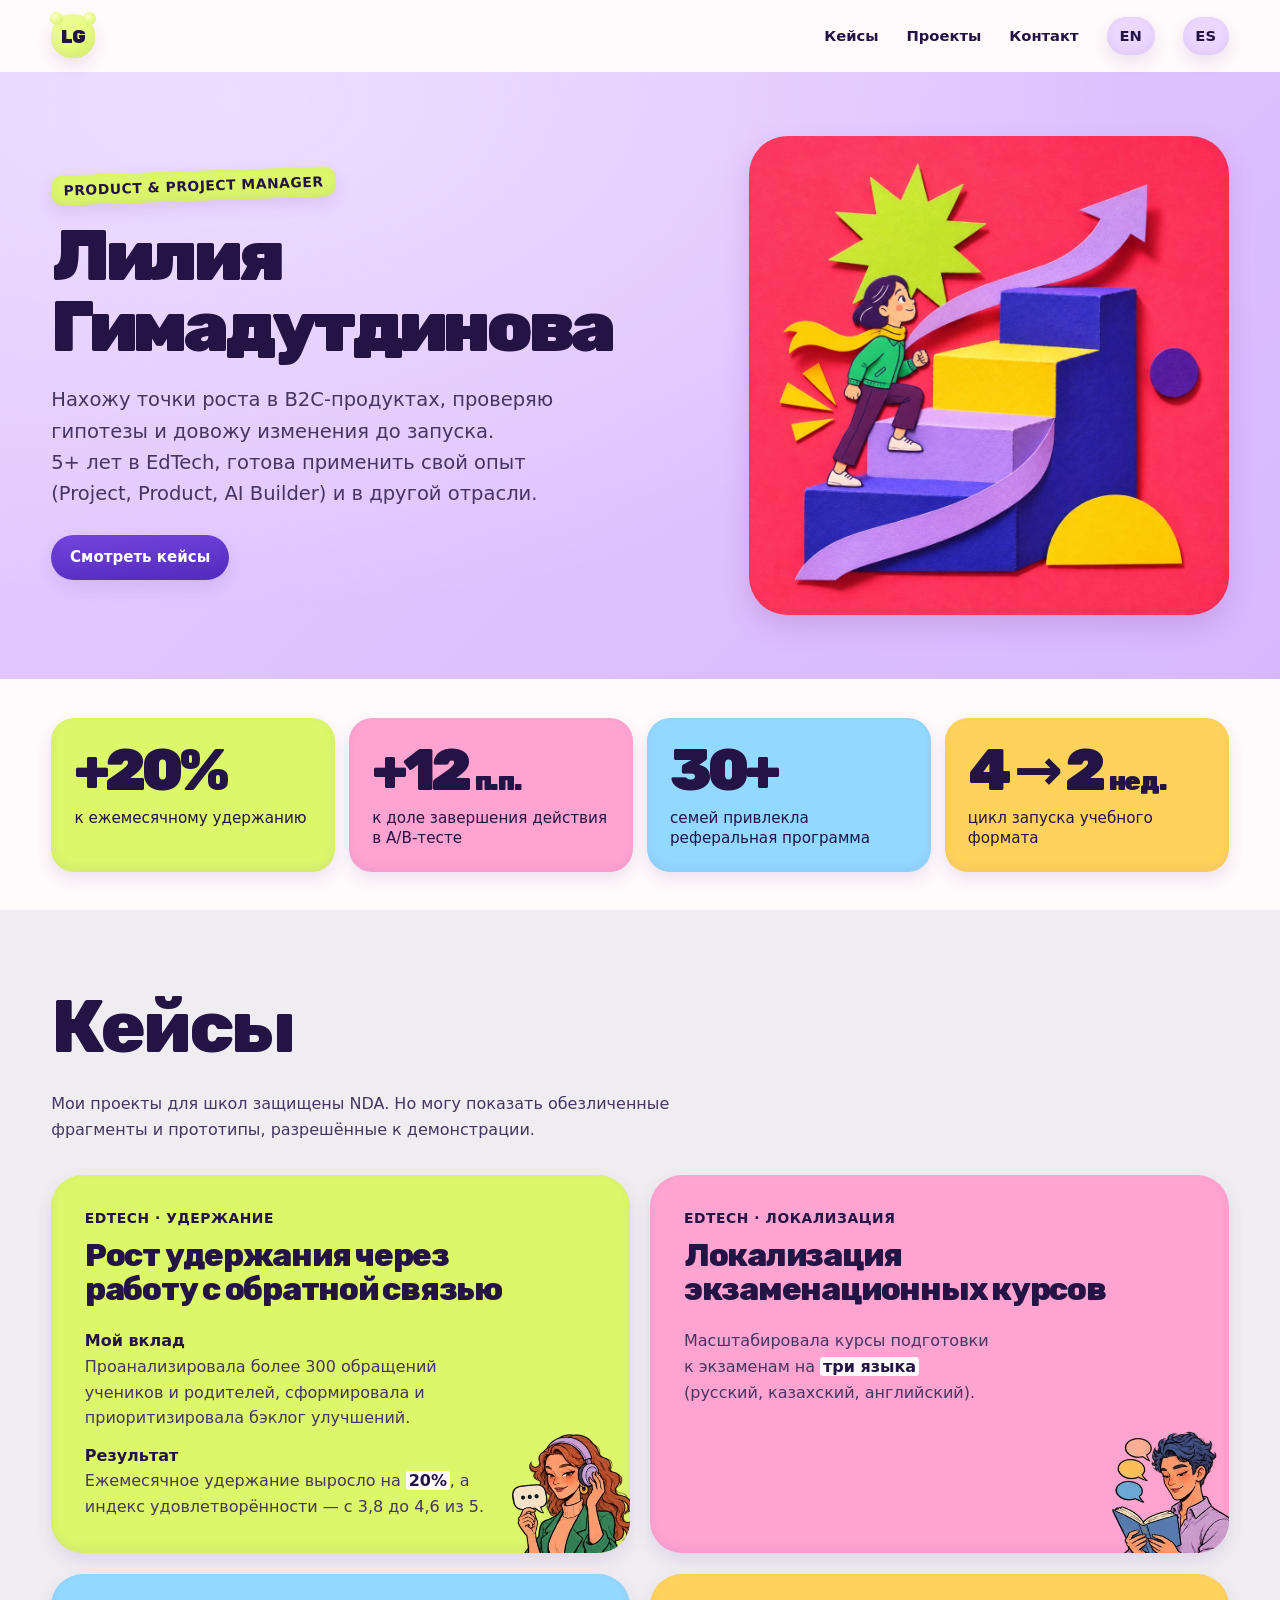
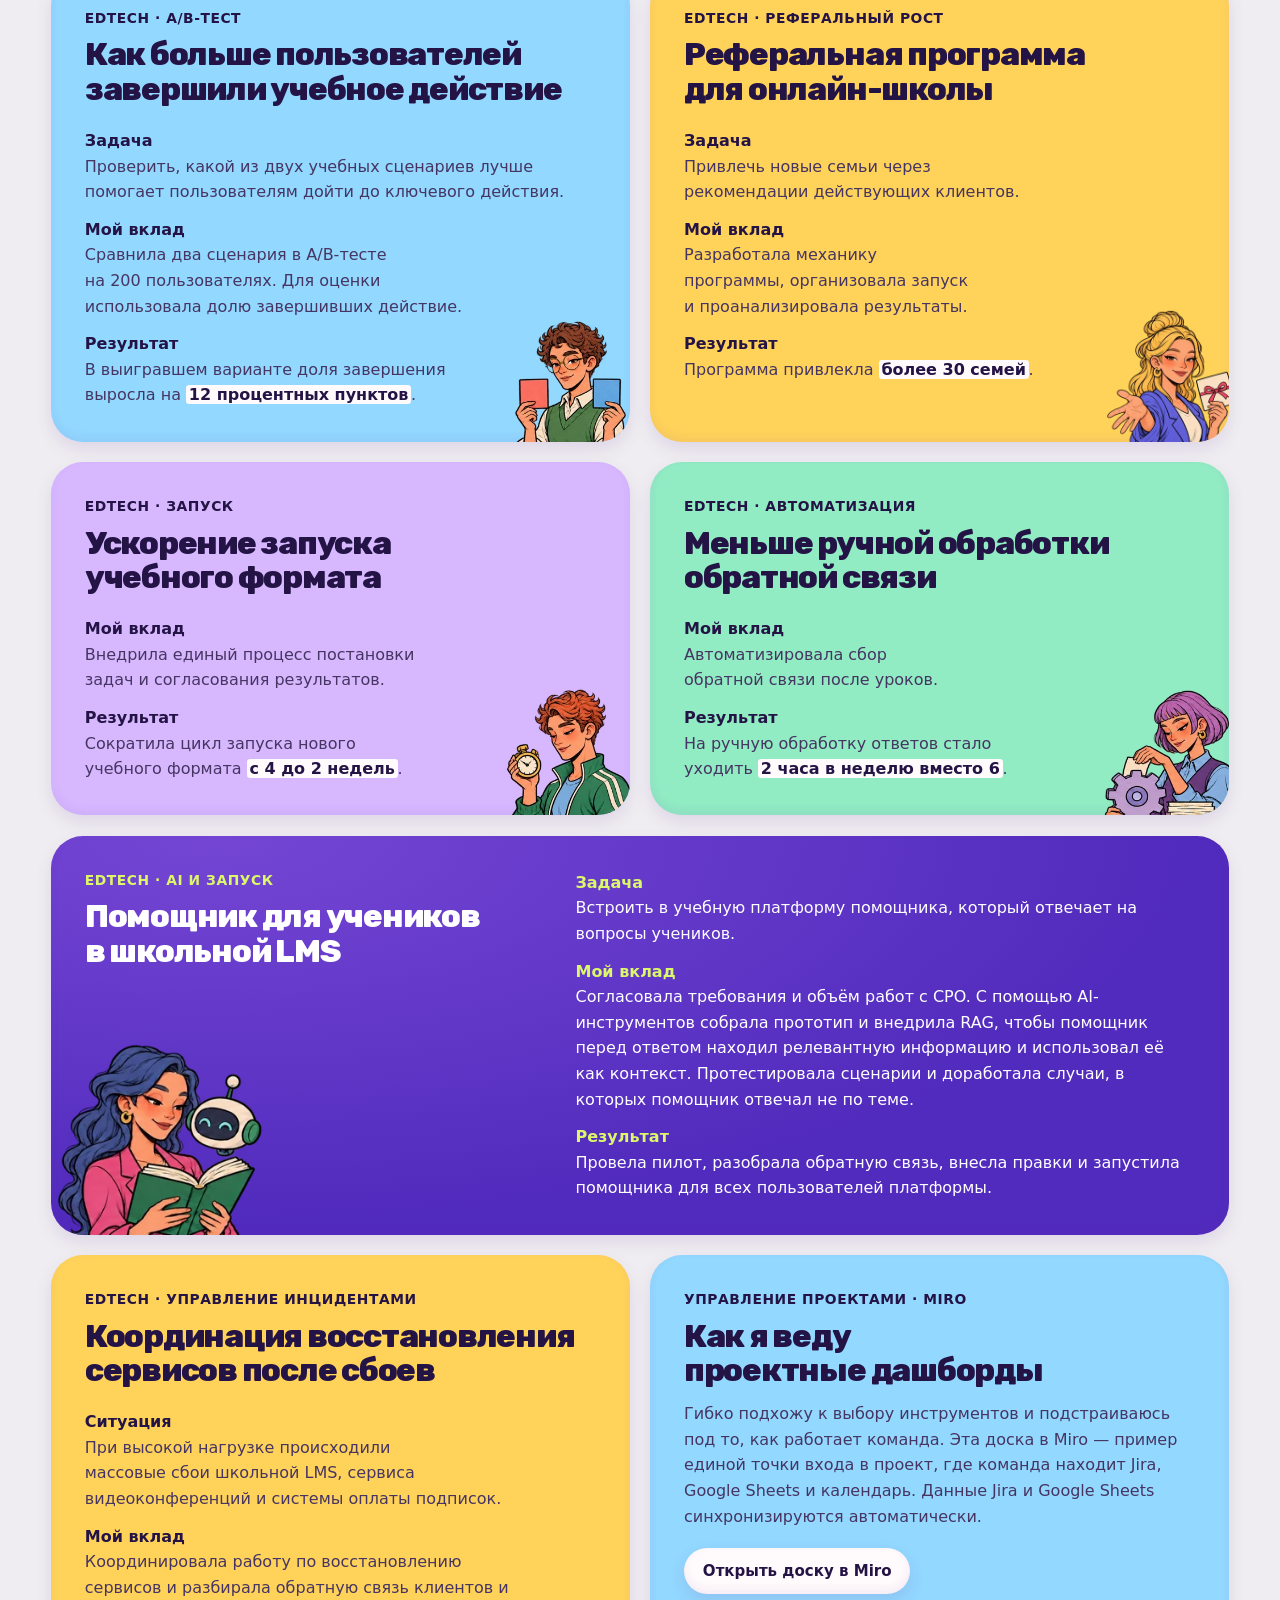
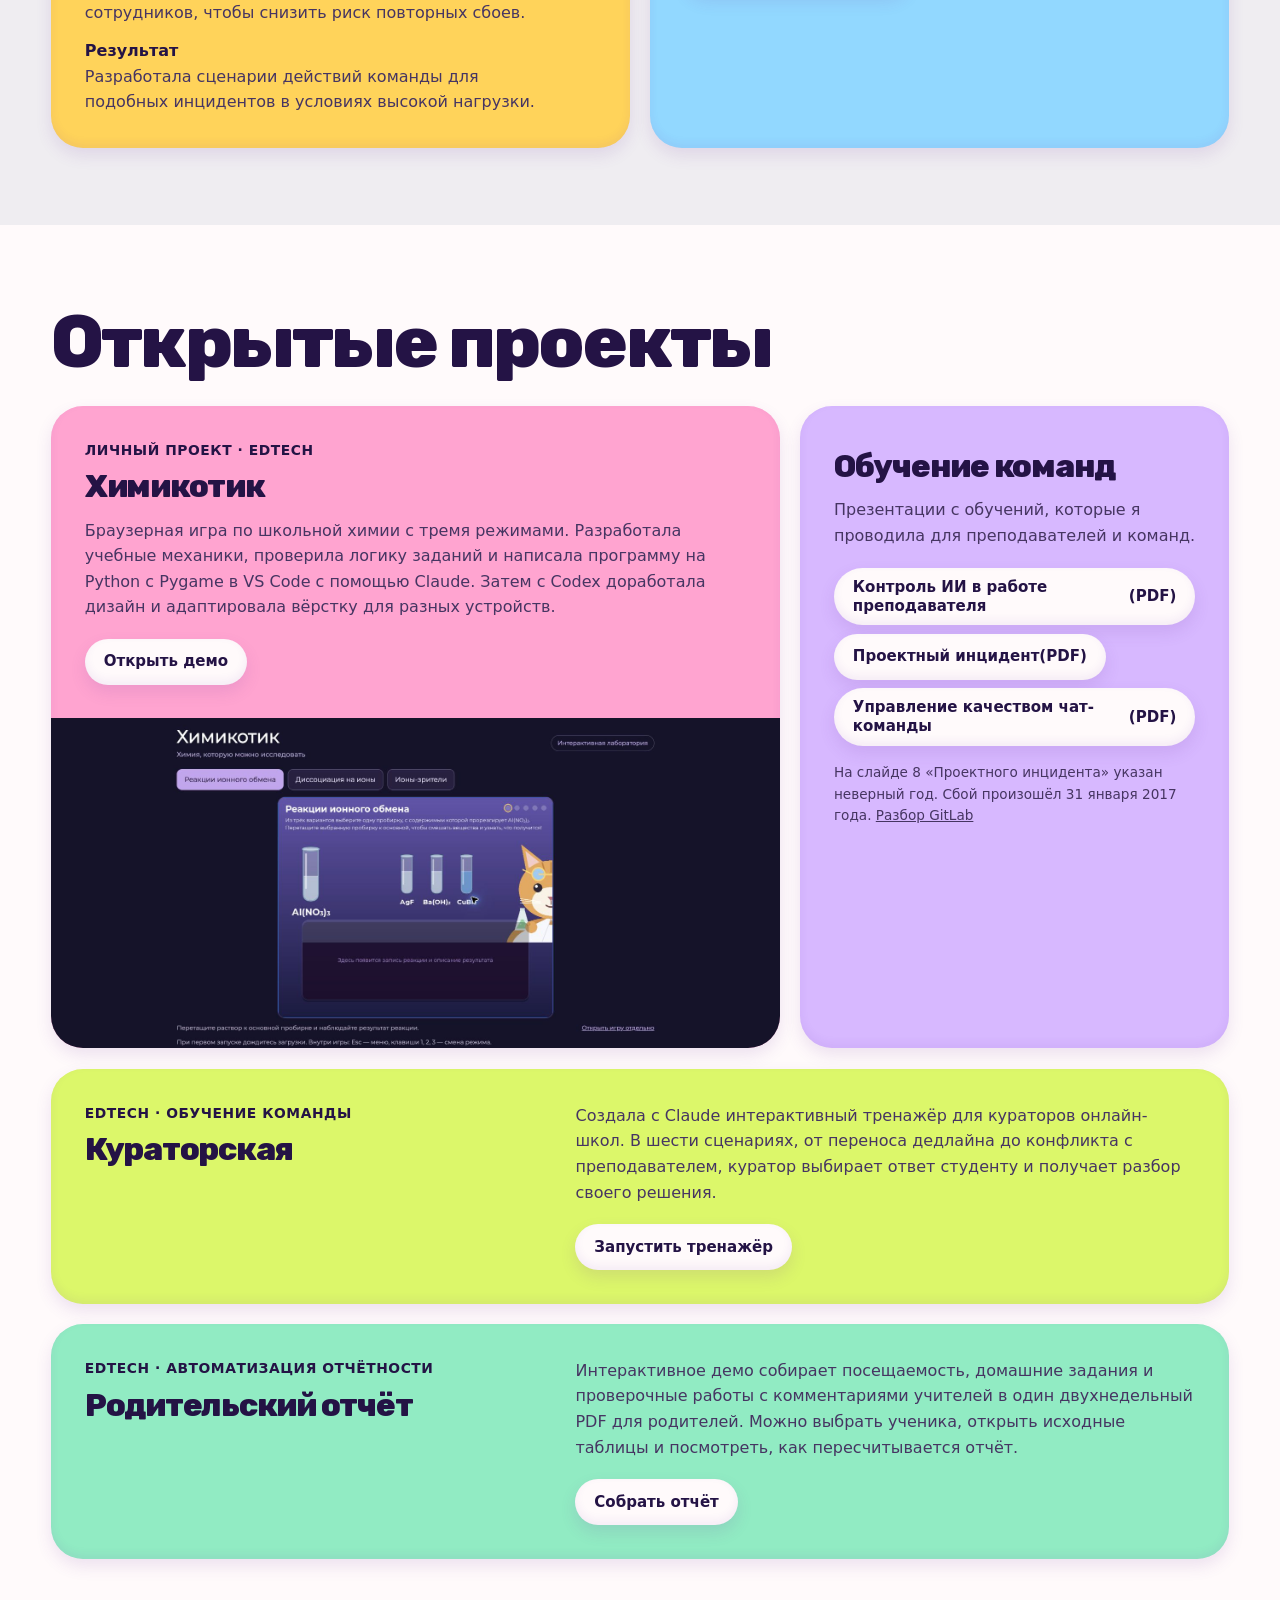
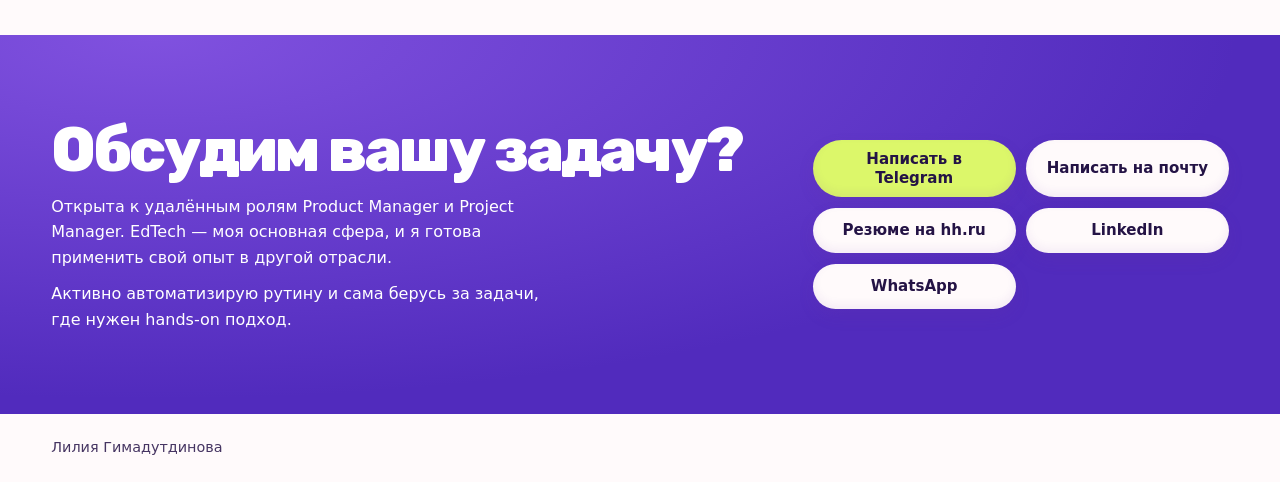
<file: index.html>
<!doctype html>
<html lang="ru">
<head>
  <meta charset="utf-8">
  <meta name="viewport" content="width=device-width, initial-scale=1">
  <meta name="description" content="Портфолио Лилии Гимадутдиновой, Product & Project Manager. Кейсы по росту продукта, EdTech и AI-автоматизации.">
  <meta property="og:title" content="Лилия Гимадутдинова · Product & Project Manager">
  <meta property="og:description" content="Продуктовые эксперименты, реферальный рост и публичные проекты.">
  <meta property="og:type" content="website">
  <title>Лилия Гимадутдинова · Портфолио</title>
  <link rel="alternate" hreflang="en" href="en/">
  <link rel="alternate" hreflang="es" href="es/">
  <link rel="stylesheet" href="assets/style.css?v=spanish">
  <script src="assets/case-art.js?v=even-characters" defer></script>
</head>
<body>
  <a class="skip" href="#main">К содержанию</a>
  <header class="shell topbar">
    <a class="monogram" href="./" aria-label="Лилия Гимадутдинова, главная">LG</a>
    <nav aria-label="Навигация">
      <a href="#cases">Кейсы</a>
      <a href="#demos">Проекты</a>
      <a href="#contact">Контакт</a>
      <a class="language" href="en/" lang="en" hreflang="en" aria-label="English version">EN</a>
      <a class="language" href="es/" lang="es" hreflang="es" aria-label="Versión en español">ES</a>
    </nav>
  </header>
  <main id="main">
    <section class="hero" aria-labelledby="intro">
      <div class="shell hero-layout">
        <div class="intro">
          <p class="eyebrow">Product &amp; Project Manager</p>
          <h1 id="intro">Лилия<br>Гимадутдинова</h1>
          <p class="lead">Нахожу точки роста в B2C-продуктах, проверяю гипотезы и довожу изменения до запуска.<br>
            5+ лет в EdTech, готова применить свой опыт (Project, Product, AI Builder) и в другой отрасли.</p>
          <a class="button primary" href="#cases">Смотреть кейсы</a>
        </div>
        <img class="hero-art" src="assets/paper-growth-with-scarf.jpg" width="1080" height="1080" fetchpriority="high" alt="Девушка в развевающемся жёлтом шарфе поднимается по бумажным ступеням и с улыбкой смотрит вверх.">
      </div>
    </section>

    <section class="metrics-band" aria-label="Ключевые результаты">
      <div class="shell metrics">
        <a href="#retention"><strong>+20%</strong><span>к ежемесячному удержанию</span></a>
        <a href="#experiment"><strong>+12 <small>п.п.</small></strong><span>к доле завершения действия в A/B-тесте</span></a>
        <a href="#referrals"><strong>30+</strong><span>семей привлекла реферальная программа</span></a>
        <a href="#time-to-market"><strong>4 → 2 <small>нед.</small></strong><span>цикл запуска учебного формата</span></a>
      </div>
    </section>

    <section id="cases" class="section" aria-labelledby="results">
      <div class="shell">
        <h2 id="results">Кейсы</h2>
        <p class="case-note">Мои проекты для школ защищены NDA. Но могу показать обезличенные фрагменты и прототипы, разрешённые к демонстрации.</p>
        <div class="case-grid">
          <article class="case" id="retention">
            <p class="eyebrow">EdTech · Удержание</p>
            <h3>Рост удержания через работу с обратной связью</h3>
            <dl>
              <dt>Мой вклад</dt><dd>Проанализировала более 300 обращений учеников и родителей, сформировала и приоритизировала бэклог улучшений.</dd>
              <dt>Результат</dt><dd>Ежемесячное удержание выросло на <strong>20%</strong>, а индекс удовлетворённости — с 3,8 до 4,6 из 5.</dd>
            </dl>
          </article>
          <article class="case" id="localization">
            <p class="eyebrow">EdTech · Локализация</p>
            <h3>Локализация экзаменационных курсов</h3>
            <p class="case-summary">Масштабировала курсы подготовки к экзаменам на <strong>три языка</strong> (русский, казахский, английский).</p>
          </article>
          <article class="case" id="experiment">
            <p class="eyebrow">EdTech · A/B-тест</p>
            <h3>Как больше пользователей завершили учебное действие</h3>
            <dl>
              <dt>Задача</dt><dd>Проверить, какой из двух учебных сценариев лучше помогает пользователям дойти до ключевого действия.</dd>
              <dt>Мой вклад</dt><dd>Сравнила два сценария в A/B-тесте на 200 пользователях. Для оценки использовала долю завершивших действие.</dd>
              <dt>Результат</dt><dd>В выигравшем варианте доля завершения выросла на <strong>12 процентных пунктов</strong>.</dd>
            </dl>
          </article>
          <article class="case" id="referrals">
            <p class="eyebrow">EdTech · Реферальный рост</p>
            <h3>Реферальная программа для онлайн-школы</h3>
            <dl>
              <dt>Задача</dt><dd>Привлечь новые семьи через рекомендации действующих клиентов.</dd>
              <dt>Мой вклад</dt><dd>Разработала механику программы, организовала запуск и проанализировала результаты.</dd>
              <dt>Результат</dt><dd>Программа привлекла <strong>более 30 семей</strong>.</dd>
            </dl>
          </article>
          <article class="case" id="time-to-market">
            <p class="eyebrow">EdTech · Запуск</p>
            <h3>Ускорение запуска учебного формата</h3>
            <dl>
              <dt>Мой вклад</dt><dd>Внедрила единый процесс постановки задач и согласования результатов.</dd>
              <dt>Результат</dt><dd>Сократила цикл запуска нового учебного формата <strong>с 4 до 2 недель</strong>.</dd>
            </dl>
          </article>
          <article class="case" id="feedback-automation">
            <p class="eyebrow">EdTech · Автоматизация</p>
            <h3>Меньше ручной обработки обратной связи</h3>
            <dl>
              <dt>Мой вклад</dt><dd>Автоматизировала сбор обратной связи после уроков.</dd>
              <dt>Результат</dt><dd>На ручную обработку ответов стало уходить <strong>2 часа в неделю вместо 6</strong>.</dd>
            </dl>
          </article>
          <article class="case horizontal character-left" id="ai-assistant">
            <div>
              <p class="eyebrow">EdTech · AI и запуск</p>
              <h3>Помощник для учеников в школьной LMS</h3>
            </div>
            <dl>
              <dt>Задача</dt><dd>Встроить в учебную платформу помощника, который отвечает на вопросы учеников.</dd>
              <dt>Мой вклад</dt><dd>Согласовала требования и объём работ с CPO. С помощью AI-инструментов собрала прототип и внедрила RAG, чтобы помощник перед ответом находил релевантную информацию и использовал её как контекст. Протестировала сценарии и доработала случаи, в которых помощник отвечал не по теме.</dd>
              <dt>Результат</dt><dd>Провела пилот, разобрала обратную связь, внесла правки и запустила помощника для всех пользователей платформы.</dd>
            </dl>
          </article>
          <article class="case case-plain" id="incident-response">
            <p class="eyebrow">EdTech · Управление инцидентами</p>
            <h3>Координация восстановления сервисов после сбоев</h3>
            <dl>
              <dt>Ситуация</dt><dd>При высокой нагрузке происходили массовые сбои школьной LMS, сервиса видеоконференций и системы оплаты подписок.</dd>
              <dt>Мой вклад</dt><dd>Координировала работу по восстановлению сервисов и разбирала обратную связь клиентов и сотрудников, чтобы снизить риск повторных сбоев.</dd>
              <dt>Результат</dt><dd>Разработала сценарии действий команды для подобных инцидентов в условиях высокой нагрузки.</dd>
            </dl>
          </article>
          <article class="case case-plain demo-copy" id="project-dashboards">
            <p class="eyebrow">Управление проектами · Miro</p>
            <h3>Как я веду проектные дашборды</h3>
            <p>Гибко подхожу к выбору инструментов и подстраиваюсь под то, как работает команда. Эта доска в Miro — пример единой точки входа в проект, где команда находит Jira, Google Sheets и календарь. Данные Jira и Google Sheets синхронизируются автоматически.</p>
            <a class="button" href="https://miro.com/app/board/uXjVHkmSaAM=/">Открыть доску в Miro</a>
          </article>
        </div>
      </div>
    </section>

    <section id="demos" class="section" aria-labelledby="projects">
      <div class="shell">
        <h2 id="projects">Открытые проекты</h2>
        <div class="demo-grid">
          <article class="demo" id="khimikotik">
            <div class="demo-copy">
              <p class="eyebrow">Личный проект · EdTech</p>
              <h3>Химикотик</h3>
              <p>Браузерная игра по школьной химии с тремя режимами. Разработала учебные механики, проверила логику заданий и написала программу на Python с Pygame в VS Code с помощью Claude. Затем с Codex доработала дизайн и адаптировала вёрстку для разных устройств.</p>
              <a class="button" href="khimikotik/">Открыть демо</a>
            </div>
            <img src="assets/khimikotik.jpg" width="1710" height="775" loading="lazy" alt="Экран «Химикотика» с пробирками и заданием на реакцию ионного обмена">
          </article>
          <article class="case demo-copy" id="team-training">
            <h3>Обучение команд</h3>
            <p>Презентации с обучений, которые я проводила для преподавателей и команд.</p>
            <ul class="training-links">
              <li><a class="button" href="assets/training/ai-for-teachers.pdf" hreflang="ru">Контроль ИИ в работе преподавателя <span>(PDF)</span></a></li>
              <li><a class="button" href="assets/training/project-incident.pdf" hreflang="ru">Проектный инцидент <span>(PDF)</span></a></li>
              <li><a class="button" href="assets/training/chat-team-quality.pdf" hreflang="ru">Управление качеством чат-команды <span>(PDF)</span></a></li>
            </ul>
            <p class="training-note">На слайде 8 «Проектного инцидента» указан неверный год. Сбой произошёл 31 января 2017 года. <a href="https://about.gitlab.com/blog/postmortem-of-database-outage-of-january-31/">Разбор GitLab</a></p>
          </article>
          <article class="case horizontal demo-copy" id="kuratorskaya">
            <div>
              <p class="eyebrow">EdTech · Обучение команды</p>
              <h3>Кураторская</h3>
            </div>
            <div>
              <p>Создала с Claude интерактивный тренажёр для кураторов онлайн-школ. В шести сценариях, от переноса дедлайна до конфликта с преподавателем, куратор выбирает ответ студенту и получает разбор своего решения.</p>
              <a class="button" href="https://lili-gimadut.github.io/kuratorskaya/">Запустить тренажёр</a>
            </div>
          </article>
          <article class="case horizontal demo-copy" id="parent-report">
            <div>
              <p class="eyebrow">EdTech · Автоматизация отчётности</p>
              <h3>Родительский отчёт</h3>
            </div>
            <div>
              <p>Интерактивное демо собирает посещаемость, домашние задания и проверочные работы с комментариями учителей в один двухнедельный PDF для родителей. Можно выбрать ученика, открыть исходные таблицы и посмотреть, как пересчитывается отчёт.</p>
              <a class="button" href="parent-report/">Собрать отчёт</a>
            </div>
          </article>
        </div>
      </div>
    </section>

    <section id="contact" class="contact" aria-labelledby="talk">
      <div class="shell contact-layout">
        <div>
          <h2 id="talk">Обсудим вашу задачу?</h2>
          <p>Открыта к удалённым ролям Product Manager и Project Manager. EdTech — моя основная сфера, и я готова применить свой опыт в другой отрасли.</p>
          <p>Активно автоматизирую рутину и сама берусь за задачи, где нужен hands-on подход.</p>
        </div>
        <div class="contact-links">
          <a class="button primary" href="https://t.me/Liliya_Gimadut">Написать в Telegram</a>
          <a class="button" href="mailto:liliya.gimadutdinova@gmail.com">Написать на почту</a>
          <a class="button" href="https://hh.ru/resume/b707d9f3ff11691c760039ed1f30365367714c">Резюме на hh.ru</a>
          <a class="button" href="https://www.linkedin.com/in/liliia-gimadutdinova/">LinkedIn</a>
          <a class="button" href="https://wa.me/59897556343">WhatsApp</a>
        </div>
      </div>
    </section>
  </main>
  <footer class="shell footer">Лилия Гимадутдинова</footer>
</body>
</html>
</file>
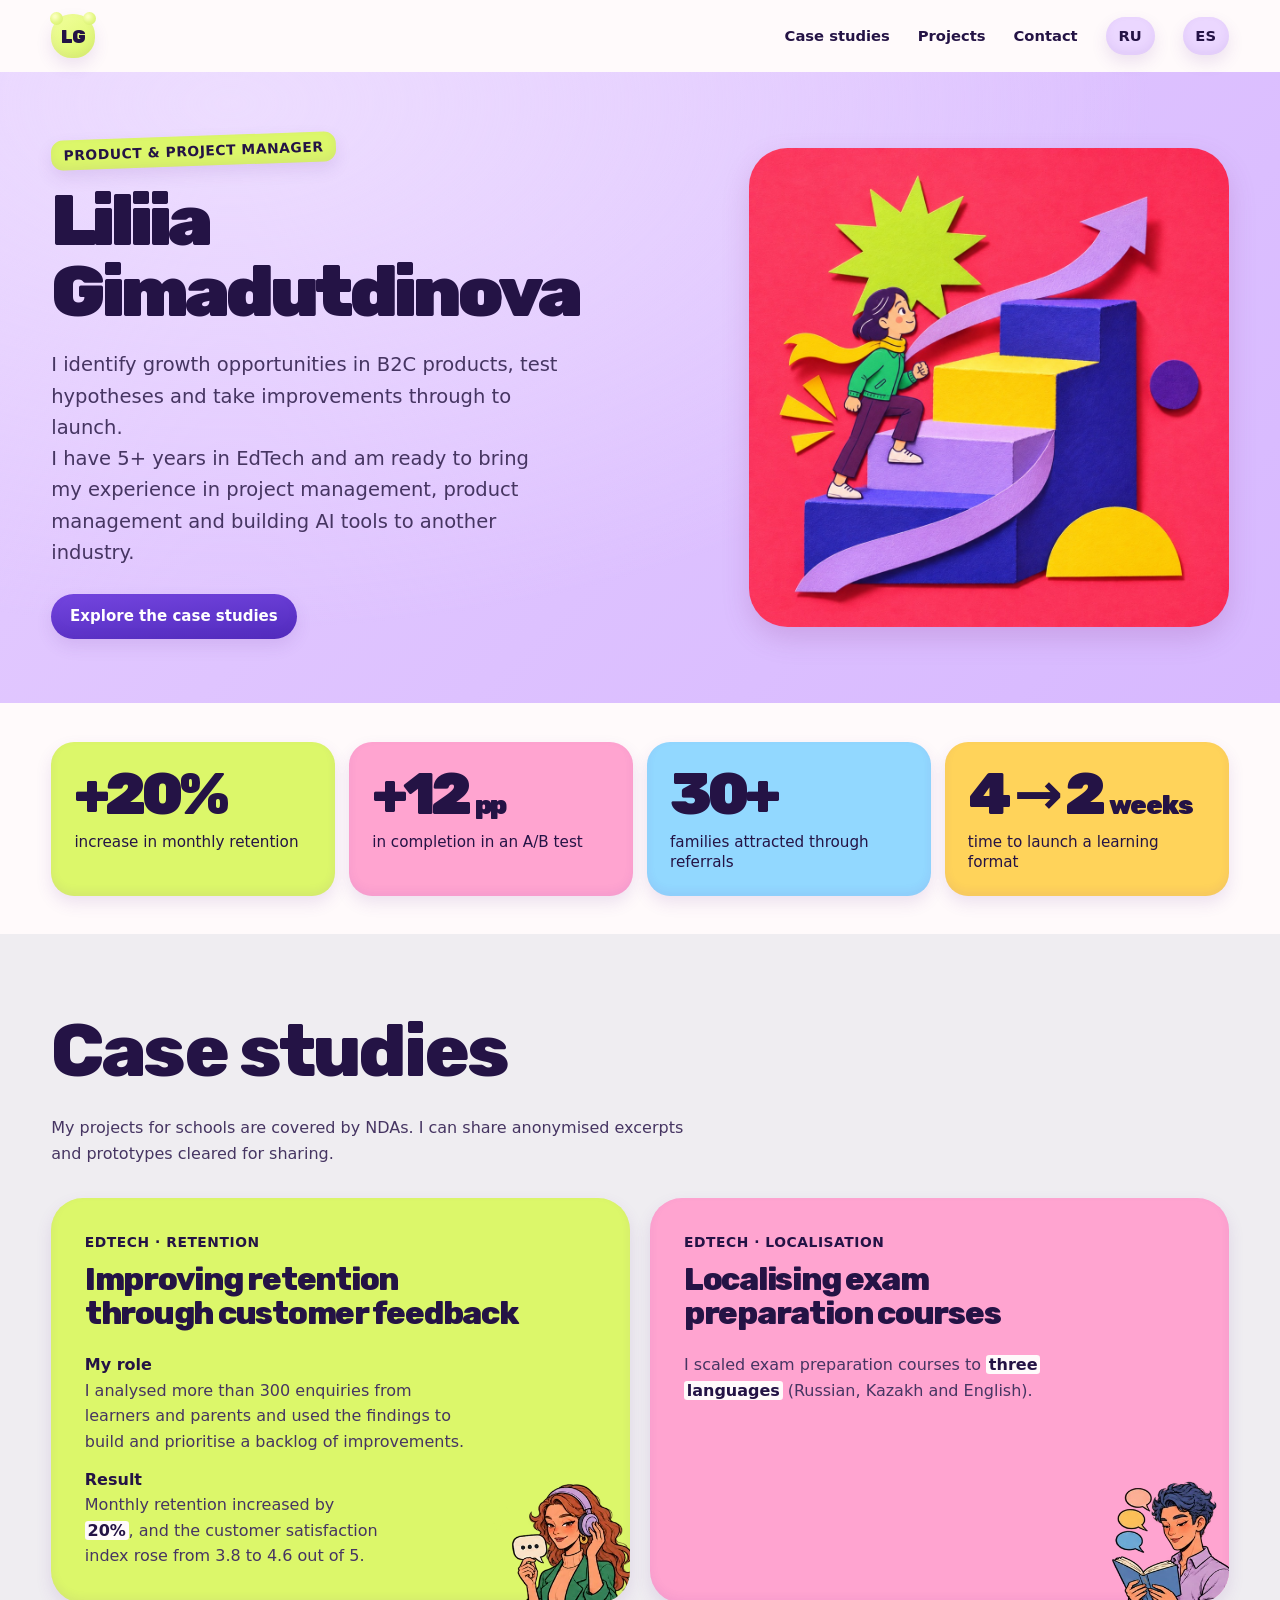
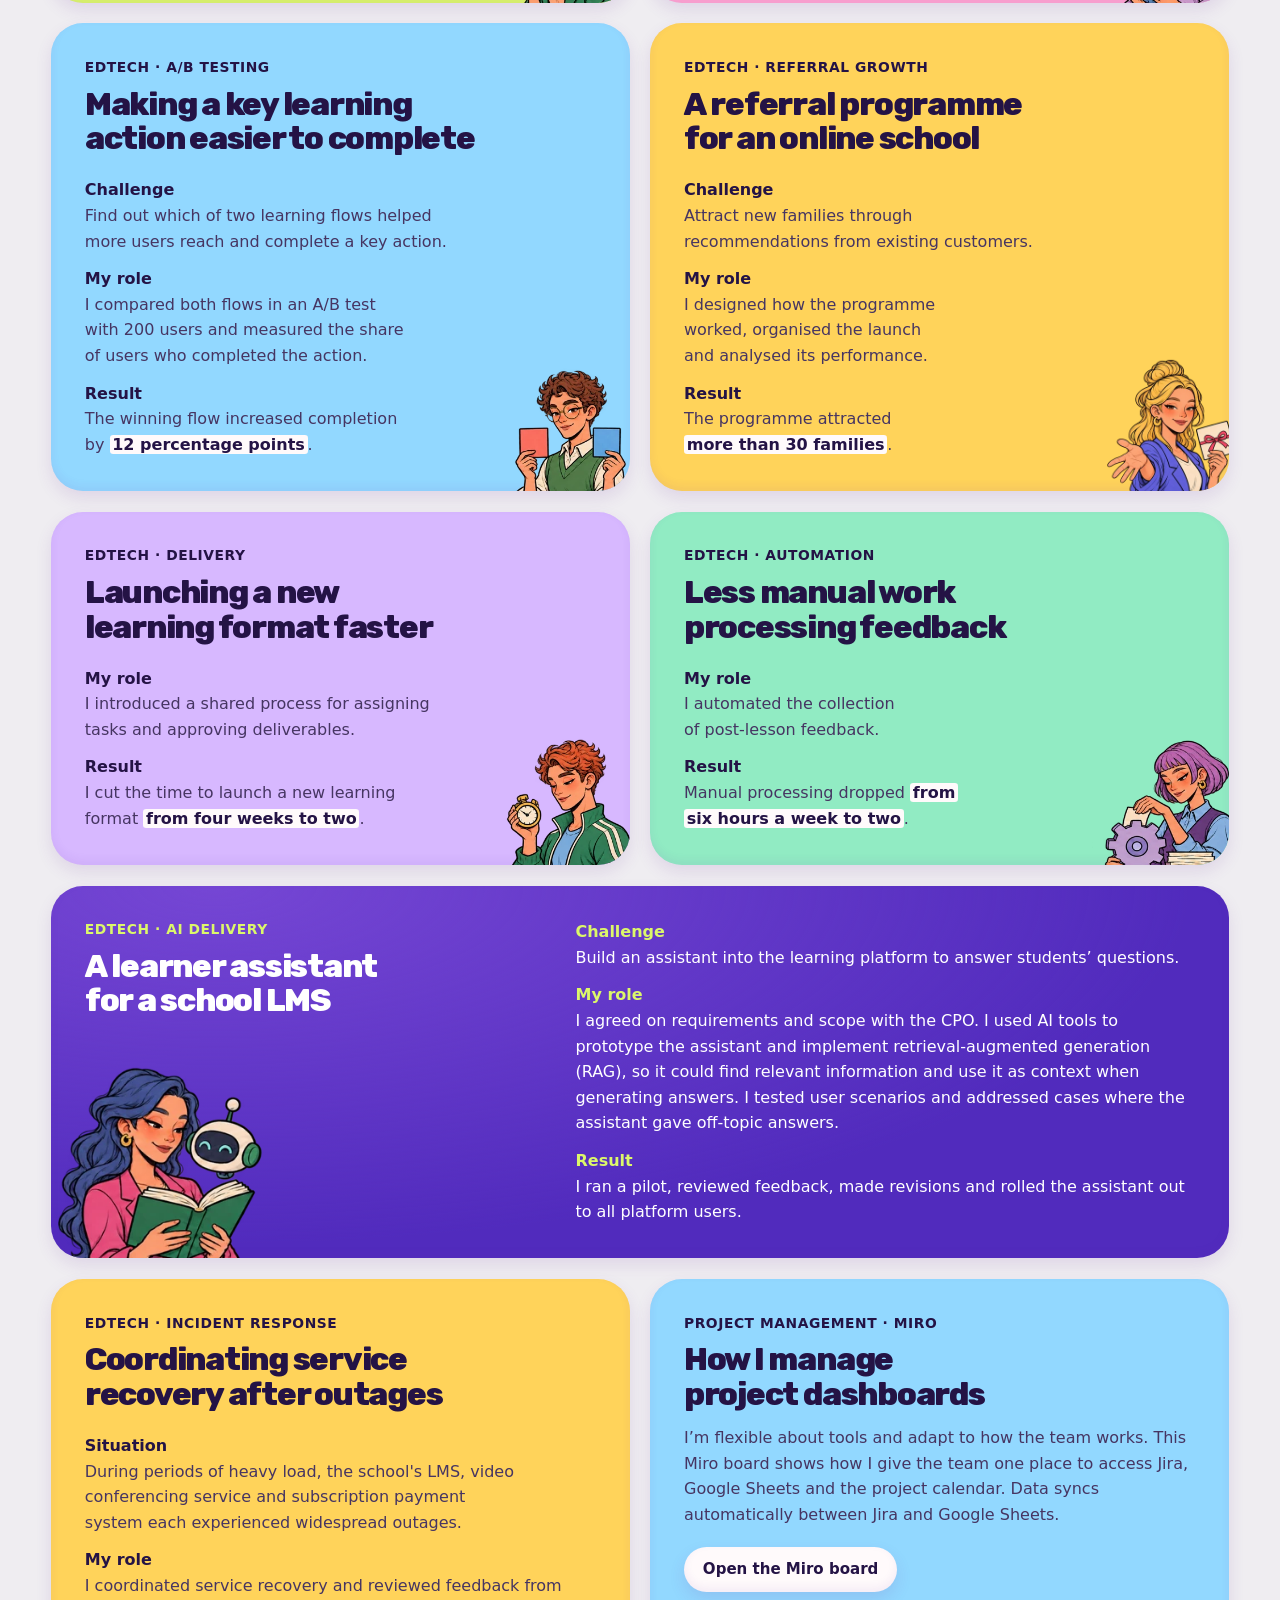
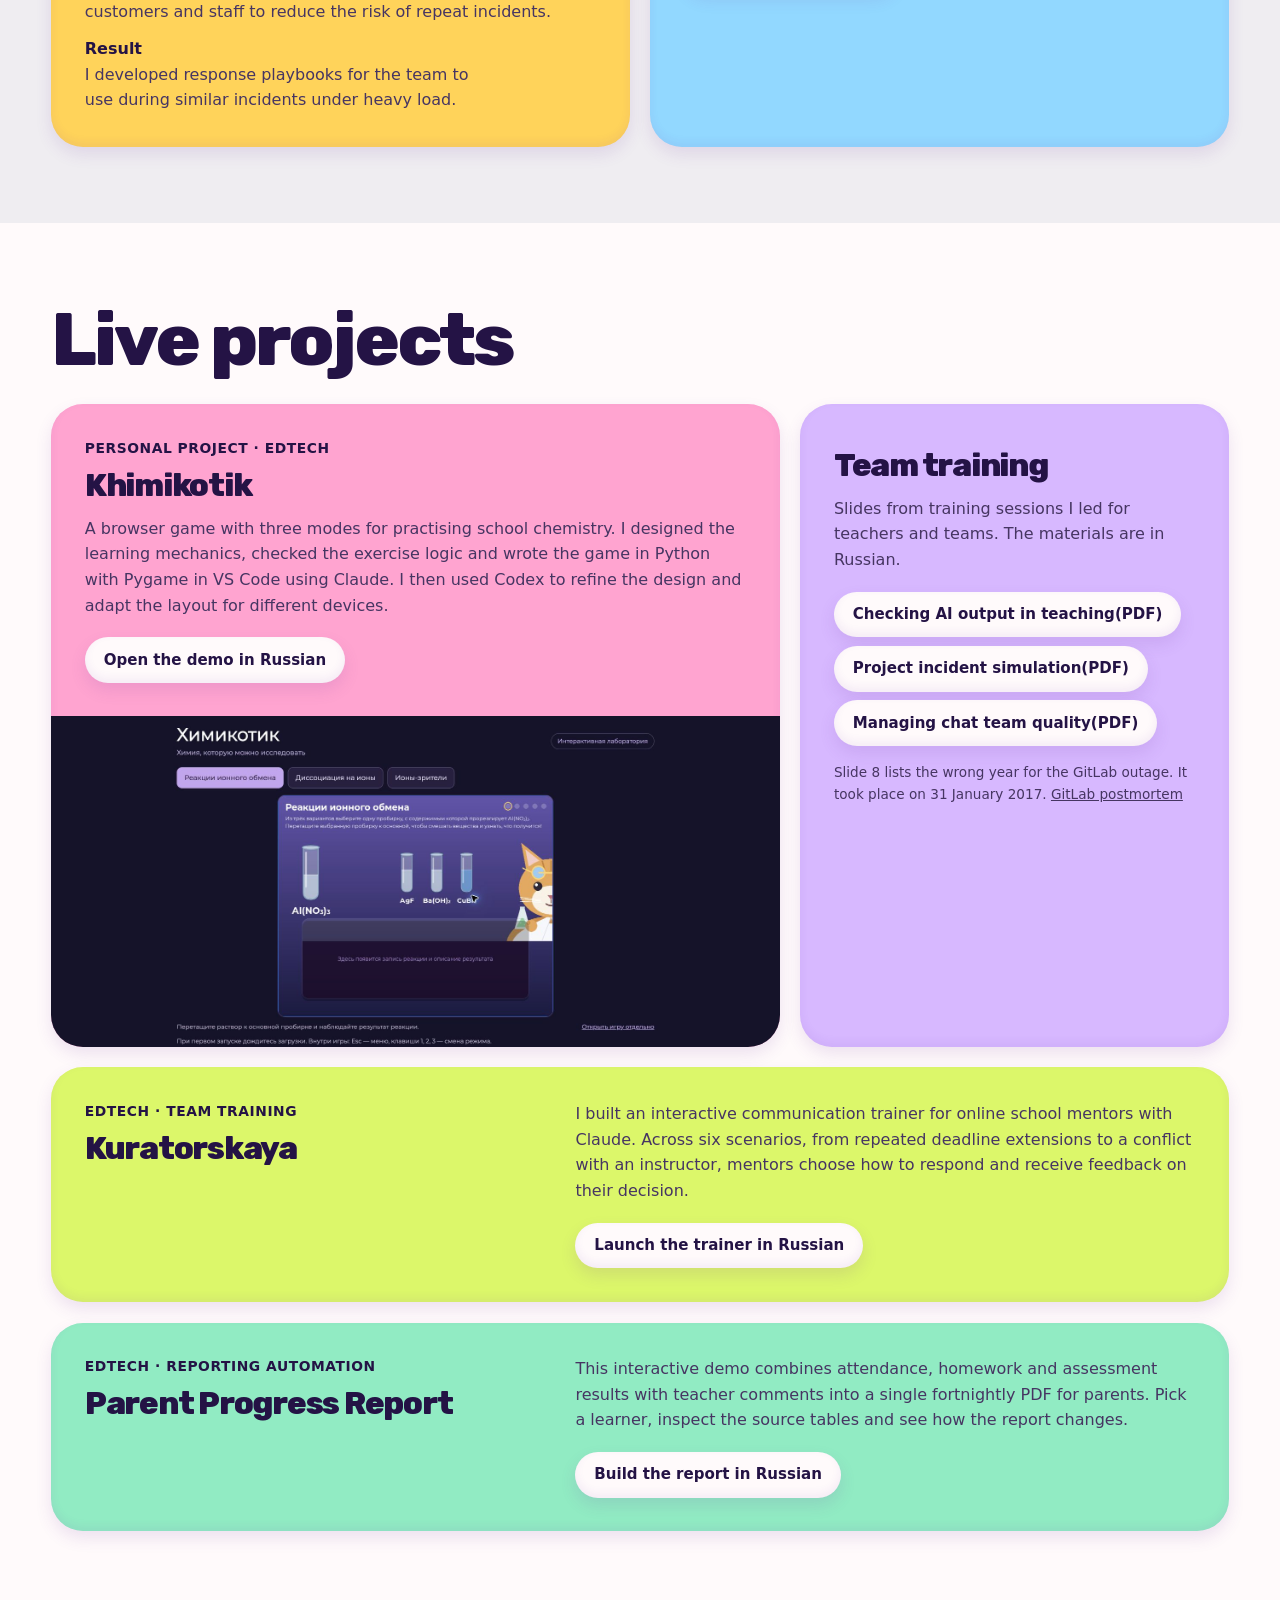
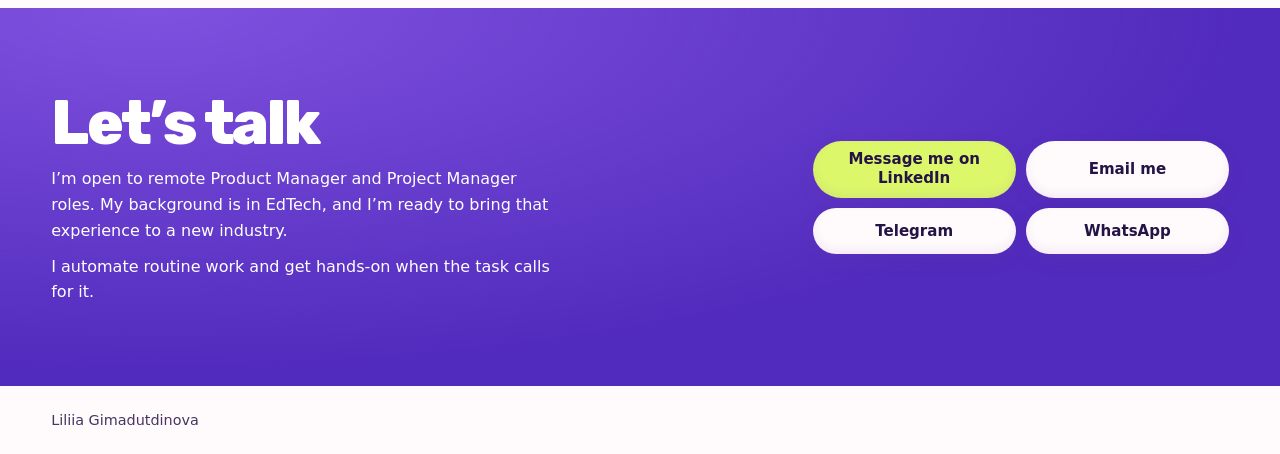
<file: en/index.html>
<!doctype html>
<html lang="en">
<head>
  <meta charset="utf-8">
  <meta name="viewport" content="width=device-width, initial-scale=1">
  <meta name="description" content="Liliia Gimadutdinova, Product & Project Manager. Case studies in product growth, EdTech and AI automation.">
  <meta property="og:title" content="Liliia Gimadutdinova · Product & Project Manager">
  <meta property="og:description" content="Product experiments, referral growth and live projects.">
  <meta property="og:type" content="website">
  <title>Liliia Gimadutdinova · Portfolio</title>
  <link rel="alternate" hreflang="ru" href="../">
  <link rel="alternate" hreflang="es" href="../es/">
  <link rel="stylesheet" href="../assets/style.css?v=spanish">
  <script src="../assets/case-art.js?v=even-characters" defer></script>
</head>
<body>
  <a class="skip" href="#main">Skip to content</a>
  <header class="shell topbar">
    <a class="monogram" href="./" aria-label="Liliia Gimadutdinova, home">LG</a>
    <nav aria-label="Navigation">
      <a href="#cases">Case studies</a>
      <a href="#demos">Projects</a>
      <a href="#contact">Contact</a>
      <a class="language" href="../" lang="ru" hreflang="ru" aria-label="Русская версия">RU</a>
      <a class="language" href="../es/" lang="es" hreflang="es" aria-label="Versión en español">ES</a>
    </nav>
  </header>
  <main id="main">
    <section class="hero" aria-labelledby="intro">
      <div class="shell hero-layout">
        <div class="intro">
          <p class="eyebrow">Product &amp; Project Manager</p>
          <h1 id="intro">Liliia<br>Gimadutdinova</h1>
          <p class="lead">I identify growth opportunities in B2C products, test hypotheses and take improvements through to launch.<br>
            I have 5+ years in EdTech and am ready to bring my experience in project management, product management and building AI tools to another industry.</p>
          <a class="button primary" href="#cases">Explore the case studies</a>
        </div>
        <img class="hero-art" src="../assets/paper-growth-with-scarf.jpg" width="1080" height="1080" fetchpriority="high" alt="A woman in a fluttering yellow scarf climbs paper steps, smiling as she looks up.">
      </div>
    </section>

    <section class="metrics-band" aria-label="Selected results">
      <div class="shell metrics">
        <a href="#retention"><strong>+20%</strong><span>increase in monthly retention</span></a>
        <a href="#experiment"><strong>+12 <small>pp</small></strong><span>in completion in an A/B test</span></a>
        <a href="#referrals"><strong>30+</strong><span>families attracted through referrals</span></a>
        <a href="#time-to-market"><strong>4 → 2 <small>weeks</small></strong><span>time to launch a learning format</span></a>
      </div>
    </section>

    <section id="cases" class="section" aria-labelledby="results">
      <div class="shell">
        <h2 id="results">Case studies</h2>
        <p class="case-note">My projects for schools are covered by NDAs. I can share anonymised excerpts and prototypes cleared for sharing.</p>
        <div class="case-grid">
          <article class="case" id="retention">
            <p class="eyebrow">EdTech · Retention</p>
            <h3>Improving retention through customer feedback</h3>
            <dl>
              <dt>My role</dt><dd>I analysed more than 300 enquiries from learners and parents and used the findings to build and prioritise a backlog of improvements.</dd>
              <dt>Result</dt><dd>Monthly retention increased by <strong>20%</strong>, and the customer satisfaction index rose from 3.8 to 4.6 out of 5.</dd>
            </dl>
          </article>
          <article class="case" id="localization">
            <p class="eyebrow">EdTech · Localisation</p>
            <h3>Localising exam preparation courses</h3>
            <p class="case-summary">I scaled exam preparation courses to <strong>three languages</strong> (Russian, Kazakh and English).</p>
          </article>
          <article class="case" id="experiment">
            <p class="eyebrow">EdTech · A/B testing</p>
            <h3>Making a key learning action easier to complete</h3>
            <dl>
              <dt>Challenge</dt><dd>Find out which of two learning flows helped more users reach and complete a key action.</dd>
              <dt>My role</dt><dd>I compared both flows in an A/B test with 200 users and measured the share of users who completed the action.</dd>
              <dt>Result</dt><dd>The winning flow increased completion by <strong>12 percentage points</strong>.</dd>
            </dl>
          </article>
          <article class="case" id="referrals">
            <p class="eyebrow">EdTech · Referral growth</p>
            <h3>A referral programme for an online school</h3>
            <dl>
              <dt>Challenge</dt><dd>Attract new families through recommendations from existing customers.</dd>
              <dt>My role</dt><dd>I designed how the programme worked, organised the launch and analysed its performance.</dd>
              <dt>Result</dt><dd>The programme attracted <strong>more than 30 families</strong>.</dd>
            </dl>
          </article>
          <article class="case" id="time-to-market">
            <p class="eyebrow">EdTech · Delivery</p>
            <h3>Launching a new learning format faster</h3>
            <dl>
              <dt>My role</dt><dd>I introduced a shared process for assigning tasks and approving deliverables.</dd>
              <dt>Result</dt><dd>I cut the time to launch a new learning format <strong>from four weeks to two</strong>.</dd>
            </dl>
          </article>
          <article class="case" id="feedback-automation">
            <p class="eyebrow">EdTech · Automation</p>
            <h3>Less manual work processing feedback</h3>
            <dl>
              <dt>My role</dt><dd>I automated the collection of post-lesson feedback.</dd>
              <dt>Result</dt><dd>Manual processing dropped <strong>from six hours a week to two</strong>.</dd>
            </dl>
          </article>
          <article class="case horizontal character-left" id="ai-assistant">
            <div>
              <p class="eyebrow">EdTech · AI delivery</p>
              <h3>A learner assistant for a school LMS</h3>
            </div>
            <dl>
              <dt>Challenge</dt><dd>Build an assistant into the learning platform to answer students’ questions.</dd>
              <dt>My role</dt><dd>I agreed on requirements and scope with the CPO. I used AI tools to prototype the assistant and implement retrieval-augmented generation (RAG), so it could find relevant information and use it as context when generating answers. I tested user scenarios and addressed cases where the assistant gave off-topic answers.</dd>
              <dt>Result</dt><dd>I ran a pilot, reviewed feedback, made revisions and rolled the assistant out to all platform users.</dd>
            </dl>
          </article>
          <article class="case case-plain" id="incident-response">
            <p class="eyebrow">EdTech · Incident response</p>
            <h3>Coordinating service recovery after outages</h3>
            <dl>
              <dt>Situation</dt><dd>During periods of heavy load, the school's LMS, video conferencing service and subscription payment system each experienced widespread outages.</dd>
              <dt>My role</dt><dd>I coordinated service recovery and reviewed feedback from customers and staff to reduce the risk of repeat incidents.</dd>
              <dt>Result</dt><dd>I developed response playbooks for the team to use during similar incidents under heavy load.</dd>
            </dl>
          </article>
          <article class="case case-plain demo-copy" id="project-dashboards">
            <p class="eyebrow">Project management · Miro</p>
            <h3>How I manage project dashboards</h3>
            <p>I’m flexible about tools and adapt to how the team works. This Miro board shows how I give the team one place to access Jira, Google Sheets and the project calendar. Data syncs automatically between Jira and Google Sheets.</p>
            <a class="button" href="https://miro.com/app/board/uXjVHkmSaAM=/">Open the Miro board</a>
          </article>
        </div>
      </div>
    </section>

    <section id="demos" class="section" aria-labelledby="projects">
      <div class="shell">
        <h2 id="projects">Live projects</h2>
        <div class="demo-grid">
          <article class="demo" id="khimikotik">
            <div class="demo-copy">
              <p class="eyebrow">Personal project · EdTech</p>
              <h3>Khimikotik</h3>
              <p>A browser game with three modes for practising school chemistry. I designed the learning mechanics, checked the exercise logic and wrote the game in Python with Pygame in VS Code using Claude. I then used Codex to refine the design and adapt the layout for different devices.</p>
              <a class="button" href="../khimikotik/" hreflang="ru">Open the demo in Russian</a>
            </div>
            <img src="../assets/khimikotik.jpg" width="1710" height="775" loading="lazy" alt="Khimikotik screen showing test tubes and an ion exchange exercise">
          </article>
          <article class="case demo-copy" id="team-training">
            <h3>Team training</h3>
            <p>Slides from training sessions I led for teachers and teams. The materials are in Russian.</p>
            <ul class="training-links">
              <li><a class="button" href="../assets/training/ai-for-teachers.pdf" hreflang="ru">Checking AI output in teaching <span>(PDF)</span></a></li>
              <li><a class="button" href="../assets/training/project-incident.pdf" hreflang="ru">Project incident simulation <span>(PDF)</span></a></li>
              <li><a class="button" href="../assets/training/chat-team-quality.pdf" hreflang="ru">Managing chat team quality <span>(PDF)</span></a></li>
            </ul>
            <p class="training-note">Slide 8 lists the wrong year for the GitLab outage. It took place on 31 January 2017. <a href="https://about.gitlab.com/blog/postmortem-of-database-outage-of-january-31/">GitLab postmortem</a></p>
          </article>
          <article class="case horizontal demo-copy" id="kuratorskaya">
            <div>
              <p class="eyebrow">EdTech · Team training</p>
              <h3>Kuratorskaya</h3>
            </div>
            <div>
              <p>I built an interactive communication trainer for online school mentors with Claude. Across six scenarios, from repeated deadline extensions to a conflict with an instructor, mentors choose how to respond and receive feedback on their decision.</p>
              <a class="button" href="https://lili-gimadut.github.io/kuratorskaya/" hreflang="ru">Launch the trainer in Russian</a>
            </div>
          </article>
          <article class="case horizontal demo-copy" id="parent-report">
            <div>
              <p class="eyebrow">EdTech · Reporting Automation</p>
              <h3>Parent Progress Report</h3>
            </div>
            <div>
              <p>This interactive demo combines attendance, homework and assessment results with teacher comments into a single fortnightly PDF for parents. Pick a learner, inspect the source tables and see how the report changes.</p>
              <a class="button" href="../parent-report/" hreflang="ru">Build the report in Russian</a>
            </div>
          </article>
        </div>
      </div>
    </section>

    <section id="contact" class="contact" aria-labelledby="talk">
      <div class="shell contact-layout">
        <div>
          <h2 id="talk">Let’s talk</h2>
          <p>I’m open to remote Product Manager and Project Manager roles. My background is in EdTech, and I’m ready to bring that experience to a new industry.</p>
          <p>I automate routine work and get hands-on when the task calls for it.</p>
        </div>
        <div class="contact-links">
          <a class="button primary" href="https://www.linkedin.com/in/liliia-gimadutdinova/">Message me on LinkedIn</a>
          <a class="button" href="mailto:liliya.gimadutdinova@gmail.com">Email me</a>
          <a class="button" href="https://t.me/Liliya_Gimadut">Telegram</a>
          <a class="button" href="https://wa.me/59897556343">WhatsApp</a>
        </div>
      </div>
    </section>
  </main>
  <footer class="shell footer">Liliia Gimadutdinova</footer>
</body>
</html>
</file>
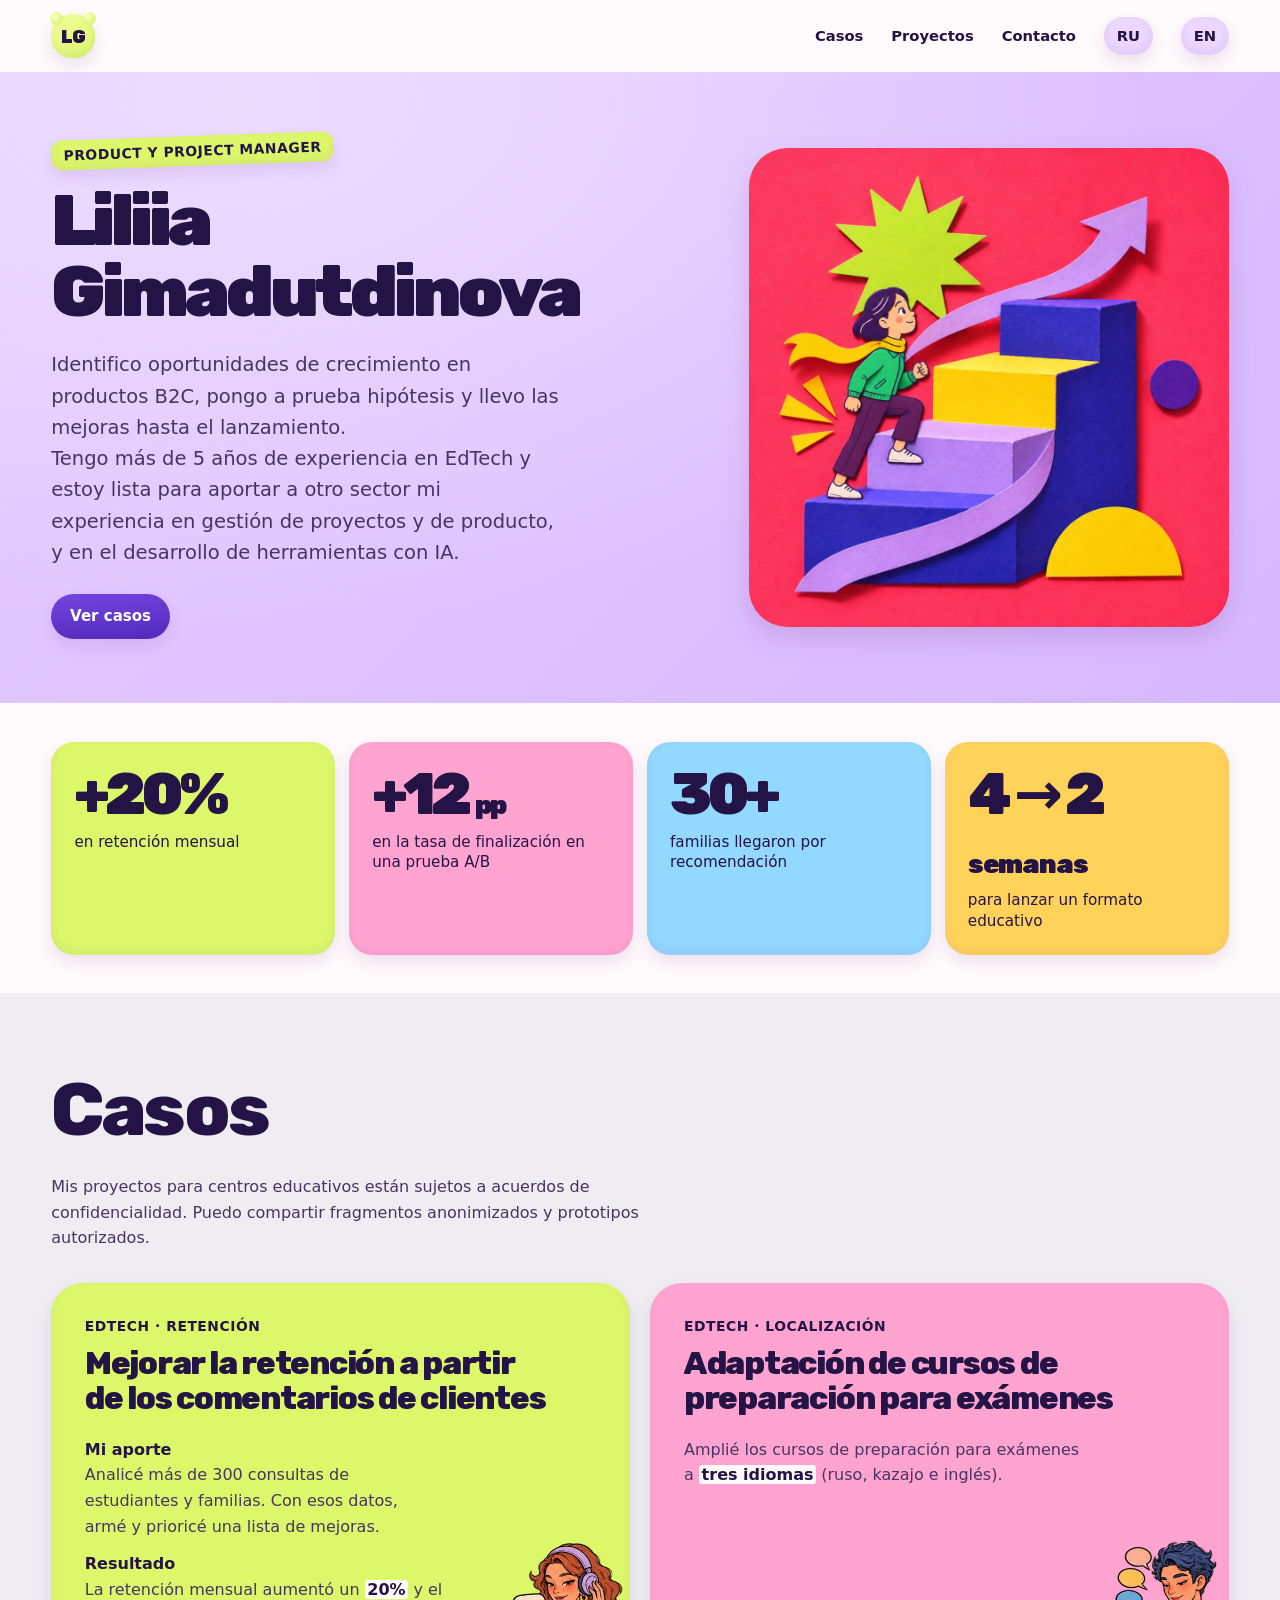
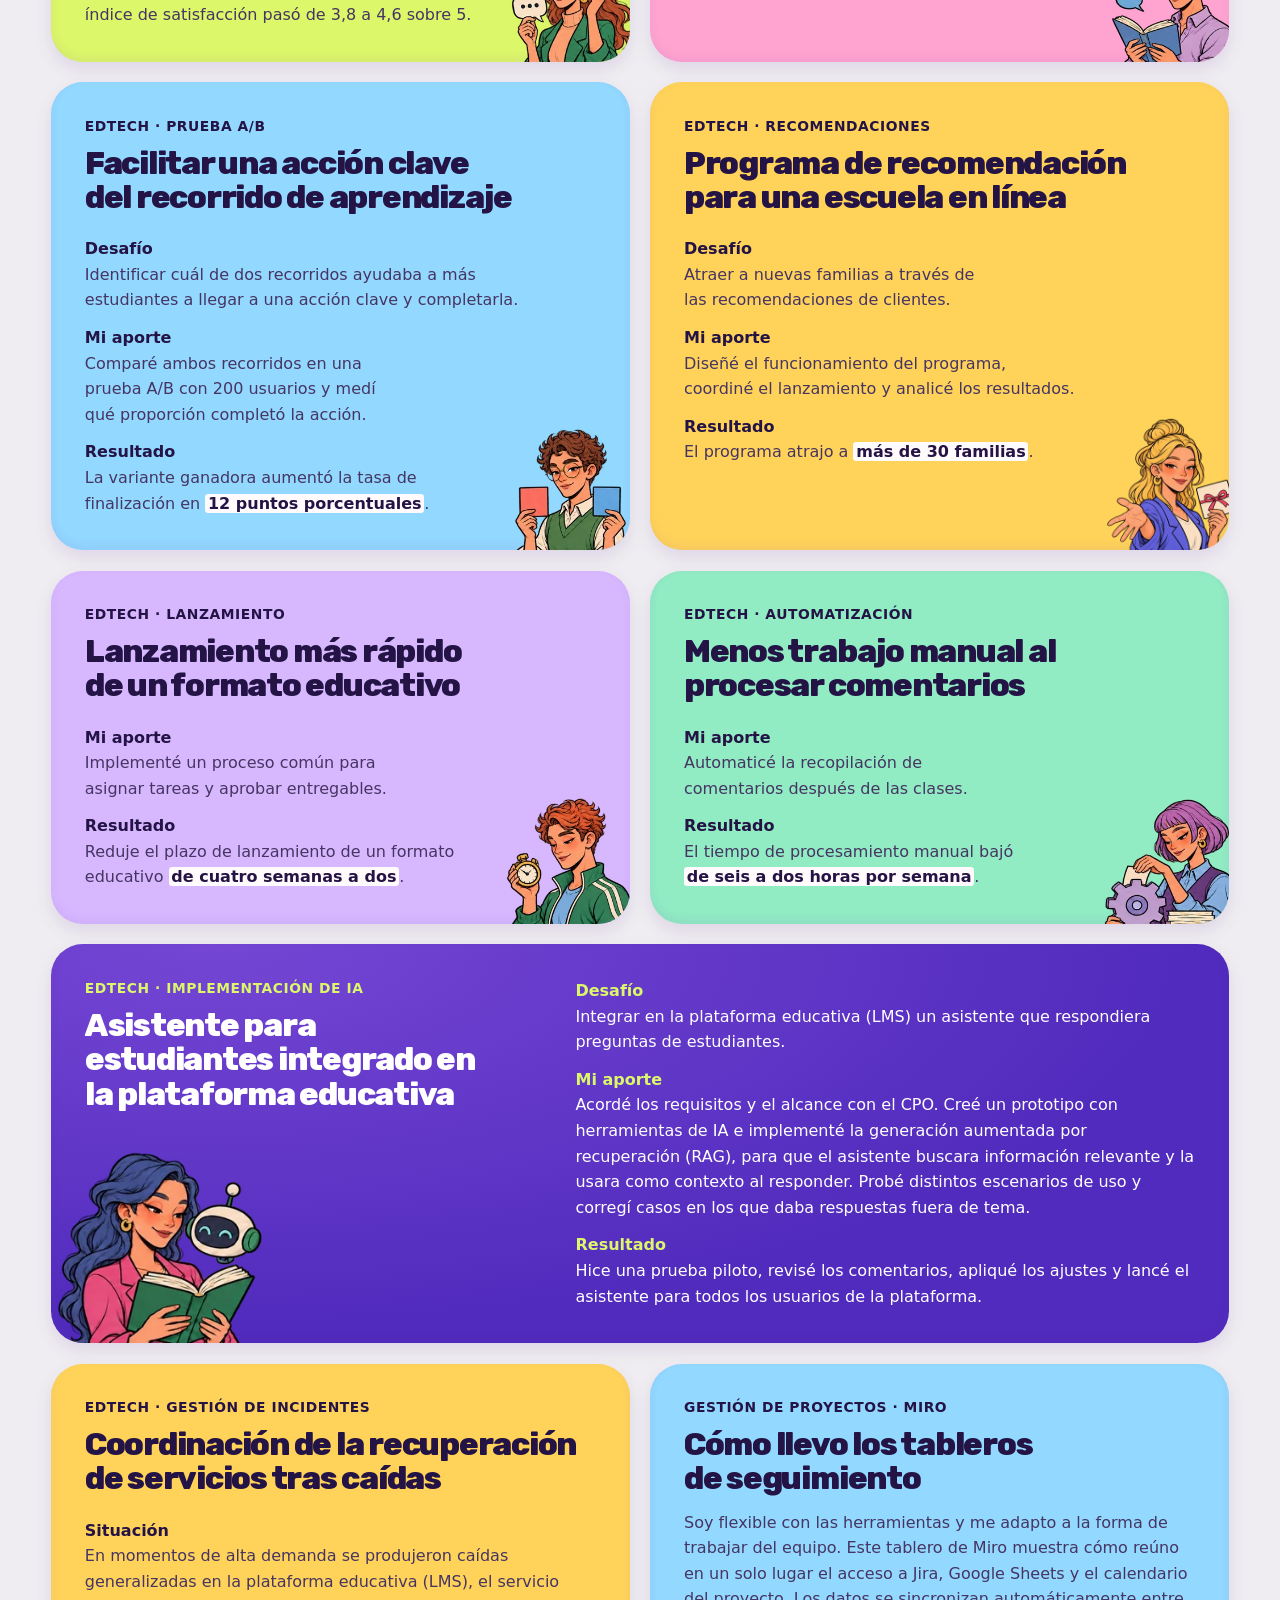
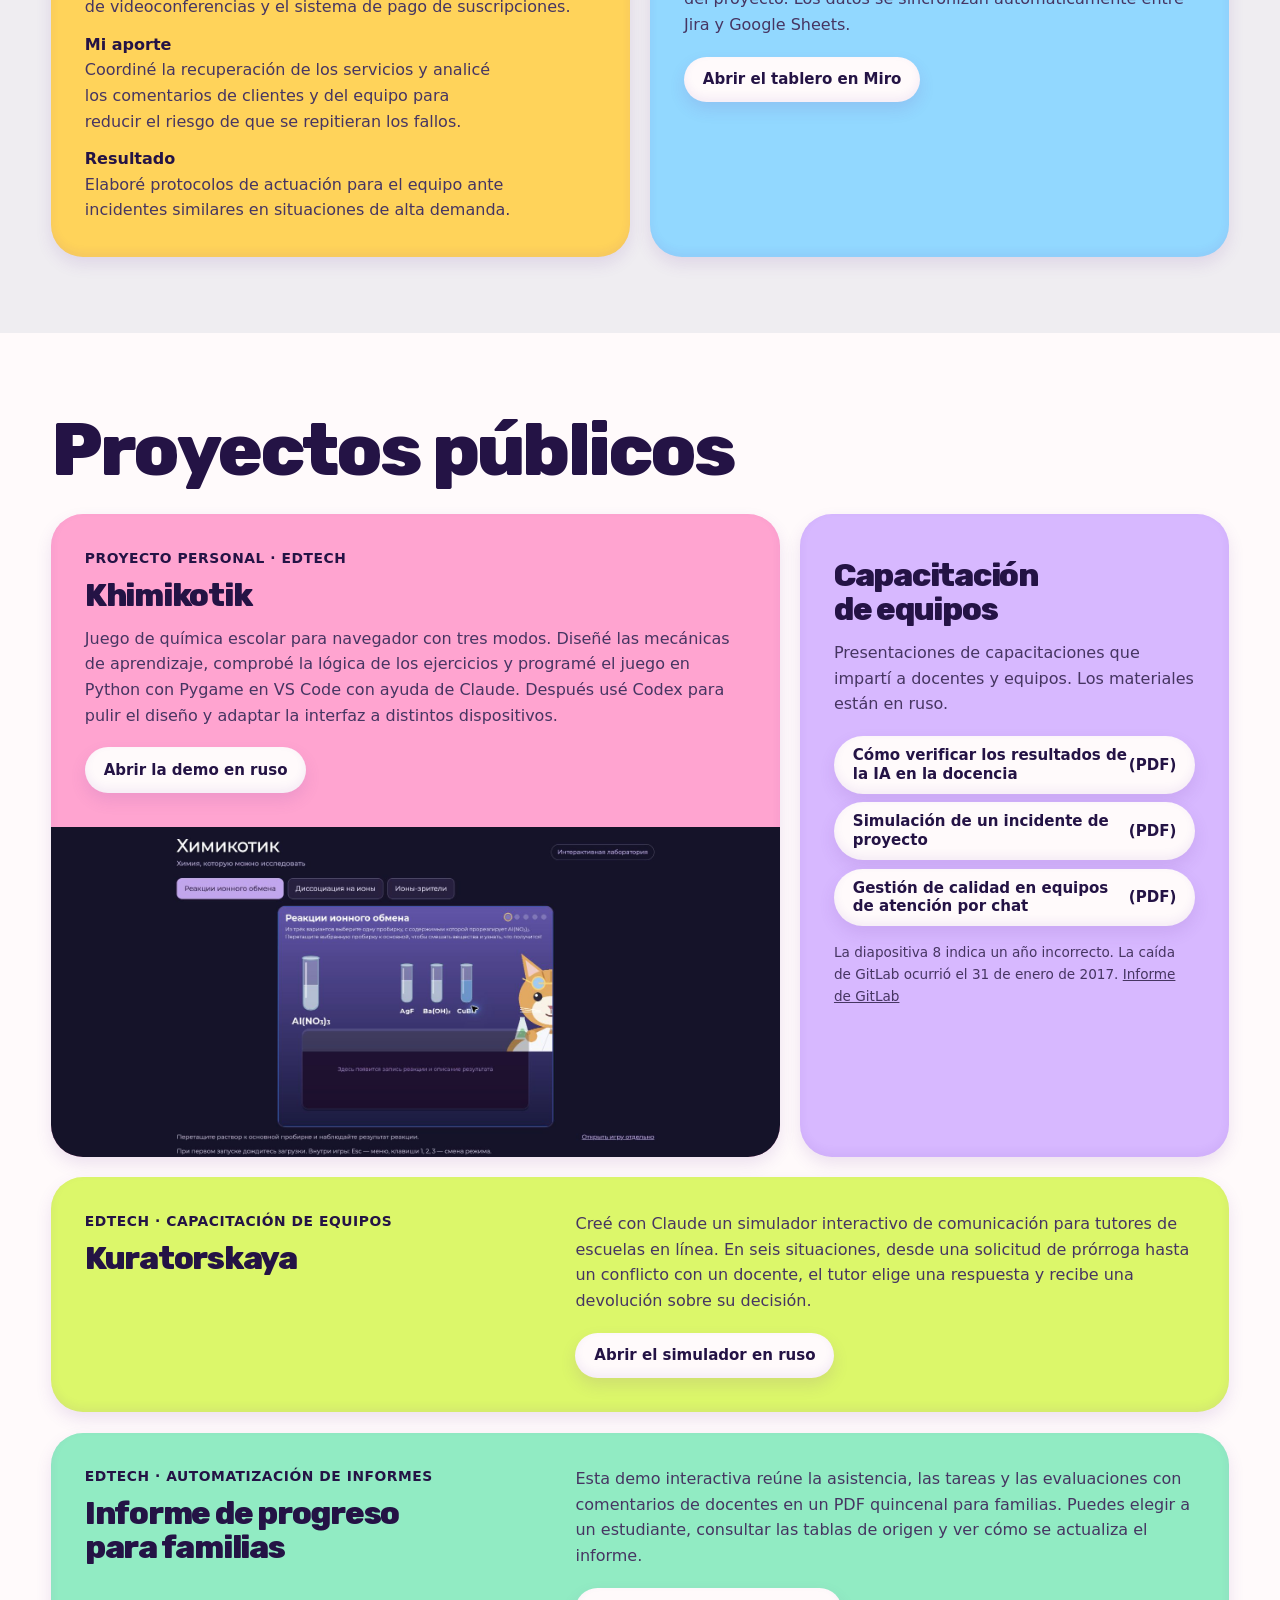
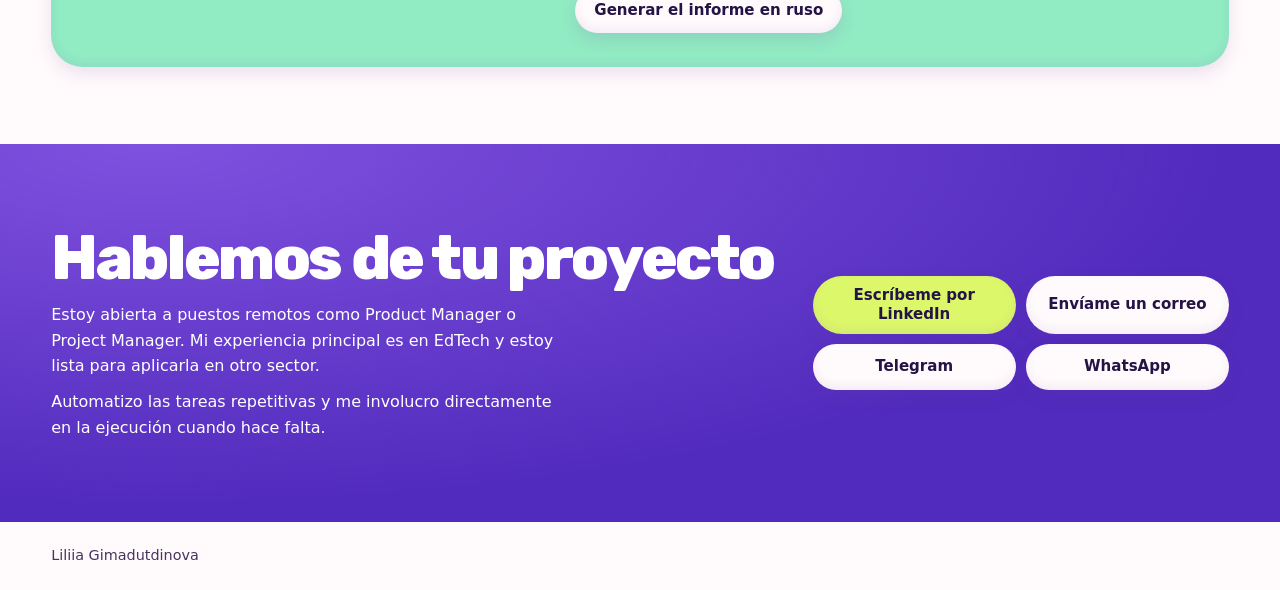
<file: es/index.html>
<!doctype html>
<html lang="es">
<head>
  <meta charset="utf-8">
  <meta name="viewport" content="width=device-width, initial-scale=1">
  <meta name="description" content="Portafolio de Liliia Gimadutdinova, Product y Project Manager. Casos de crecimiento de producto, EdTech y automatización con IA.">
  <meta property="og:title" content="Liliia Gimadutdinova · Product y Project Manager">
  <meta property="og:description" content="Experimentos de producto, gestión de proyectos y demos interactivas.">
  <meta property="og:type" content="website">
  <title>Liliia Gimadutdinova · Portafolio</title>
  <link rel="alternate" hreflang="ru" href="../">
  <link rel="alternate" hreflang="en" href="../en/">
  <link rel="stylesheet" href="../assets/style.css?v=spanish">
  <script src="../assets/case-art.js?v=even-characters" defer></script>
</head>
<body>
  <a class="skip" href="#main">Ir al contenido</a>
  <header class="shell topbar">
    <a class="monogram" href="./" aria-label="Liliia Gimadutdinova, inicio">LG</a>
    <nav aria-label="Navegación">
      <a href="#cases">Casos</a>
      <a href="#demos">Proyectos</a>
      <a href="#contact">Contacto</a>
      <a class="language" href="../" lang="ru" hreflang="ru" aria-label="Русская версия">RU</a>
      <a class="language" href="../en/" lang="en" hreflang="en" aria-label="English version">EN</a>
    </nav>
  </header>
  <main id="main">
    <section class="hero" aria-labelledby="intro">
      <div class="shell hero-layout">
        <div class="intro">
          <p class="eyebrow">Product y Project Manager</p>
          <h1 id="intro">Liliia<br>Gimadutdinova</h1>
          <p class="lead">Identifico oportunidades de crecimiento en productos B2C, pongo a prueba hipótesis y llevo las mejoras hasta el lanzamiento.<br>
            Tengo más de 5 años de experiencia en EdTech y estoy lista para aportar a otro sector mi experiencia en gestión de proyectos y de producto, y en el desarrollo de herramientas con IA.</p>
          <a class="button primary" href="#cases">Ver casos</a>
        </div>
        <img class="hero-art" src="../assets/paper-growth-with-scarf.jpg" width="1080" height="1080" fetchpriority="high" alt="Una mujer con una bufanda amarilla al viento sube unos escalones de papel y sonríe mirando hacia arriba.">
      </div>
    </section>

    <section class="metrics-band" aria-label="Resultados destacados">
      <div class="shell metrics">
        <a href="#retention"><strong>+20%</strong><span>en retención mensual</span></a>
        <a href="#experiment"><strong>+12 <small>pp</small></strong><span>en la tasa de finalización en una prueba A/B</span></a>
        <a href="#referrals"><strong>30+</strong><span>familias llegaron por recomendación</span></a>
        <a href="#time-to-market"><strong>4 → 2 <small>semanas</small></strong><span>para lanzar un formato educativo</span></a>
      </div>
    </section>

    <section id="cases" class="section" aria-labelledby="results">
      <div class="shell">
        <h2 id="results">Casos</h2>
        <p class="case-note">Mis proyectos para centros educativos están sujetos a acuerdos de confidencialidad. Puedo compartir fragmentos anonimizados y prototipos autorizados.</p>
        <div class="case-grid">
          <article class="case" id="retention">
            <p class="eyebrow">EdTech · Retención</p>
            <h3>Mejorar la retención a partir de los comentarios de clientes</h3>
            <dl>
              <dt>Mi aporte</dt><dd>Analicé más de 300 consultas de estudiantes y familias. Con esos datos, armé y prioricé una lista de mejoras.</dd>
              <dt>Resultado</dt><dd>La retención mensual aumentó un <strong>20%</strong> y el índice de satisfacción pasó de 3,8 a 4,6 sobre 5.</dd>
            </dl>
          </article>
          <article class="case" id="localization">
            <p class="eyebrow">EdTech · Localización</p>
            <h3>Adaptación de cursos de preparación para exámenes</h3>
            <p class="case-summary">Amplié los cursos de preparación para exámenes a <strong>tres idiomas</strong> (ruso, kazajo e inglés).</p>
          </article>
          <article class="case" id="experiment">
            <p class="eyebrow">EdTech · Prueba A/B</p>
            <h3>Facilitar una acción clave del recorrido de aprendizaje</h3>
            <dl>
              <dt>Desafío</dt><dd>Identificar cuál de dos recorridos ayudaba a más estudiantes a llegar a una acción clave y completarla.</dd>
              <dt>Mi aporte</dt><dd>Comparé ambos recorridos en una prueba A/B con 200 usuarios y medí qué proporción completó la acción.</dd>
              <dt>Resultado</dt><dd>La variante ganadora aumentó la tasa de finalización en <strong>12 puntos porcentuales</strong>.</dd>
            </dl>
          </article>
          <article class="case" id="referrals">
            <p class="eyebrow">EdTech · Recomendaciones</p>
            <h3>Programa de recomendación para una escuela en línea</h3>
            <dl>
              <dt>Desafío</dt><dd>Atraer a nuevas familias a través de las recomendaciones de clientes.</dd>
              <dt>Mi aporte</dt><dd>Diseñé el funcionamiento del programa, coordiné el lanzamiento y analicé los resultados.</dd>
              <dt>Resultado</dt><dd>El programa atrajo a <strong>más de 30 familias</strong>.</dd>
            </dl>
          </article>
          <article class="case" id="time-to-market">
            <p class="eyebrow">EdTech · Lanzamiento</p>
            <h3>Lanzamiento más rápido de un formato educativo</h3>
            <dl>
              <dt>Mi aporte</dt><dd>Implementé un proceso común para asignar tareas y aprobar entregables.</dd>
              <dt>Resultado</dt><dd>Reduje el plazo de lanzamiento de un formato educativo <strong>de cuatro semanas a dos</strong>.</dd>
            </dl>
          </article>
          <article class="case" id="feedback-automation">
            <p class="eyebrow">EdTech · Automatización</p>
            <h3>Menos trabajo manual al procesar comentarios</h3>
            <dl>
              <dt>Mi aporte</dt><dd>Automaticé la recopilación de comentarios después de las clases.</dd>
              <dt>Resultado</dt><dd>El tiempo de procesamiento manual bajó <strong>de seis a dos horas por semana</strong>.</dd>
            </dl>
          </article>
          <article class="case horizontal character-left" id="ai-assistant">
            <div>
              <p class="eyebrow">EdTech · Implementación de IA</p>
              <h3>Asistente para estudiantes integrado en la plataforma educativa</h3>
            </div>
            <dl>
              <dt>Desafío</dt><dd>Integrar en la plataforma educativa (LMS) un asistente que respondiera preguntas de estudiantes.</dd>
              <dt>Mi aporte</dt><dd>Acordé los requisitos y el alcance con el CPO. Creé un prototipo con herramientas de IA e implementé la generación aumentada por recuperación (RAG), para que el asistente buscara información relevante y la usara como contexto al responder. Probé distintos escenarios de uso y corregí casos en los que daba respuestas fuera de tema.</dd>
              <dt>Resultado</dt><dd>Hice una prueba piloto, revisé los comentarios, apliqué los ajustes y lancé el asistente para todos los usuarios de la plataforma.</dd>
            </dl>
          </article>
          <article class="case case-plain" id="incident-response">
            <p class="eyebrow">EdTech · Gestión de incidentes</p>
            <h3>Coordinación de la recuperación de servicios tras caídas</h3>
            <dl>
              <dt>Situación</dt><dd>En momentos de alta demanda se produjeron caídas generalizadas en la plataforma educativa (LMS), el servicio de videoconferencias y el sistema de pago de suscripciones.</dd>
              <dt>Mi aporte</dt><dd>Coordiné la recuperación de los servicios y analicé los comentarios de clientes y del equipo para reducir el riesgo de que se repitieran los fallos.</dd>
              <dt>Resultado</dt><dd>Elaboré protocolos de actuación para el equipo ante incidentes similares en situaciones de alta demanda.</dd>
            </dl>
          </article>
          <article class="case case-plain demo-copy" id="project-dashboards">
            <p class="eyebrow">Gestión de proyectos · Miro</p>
            <h3>Cómo llevo los tableros de seguimiento</h3>
            <p>Soy flexible con las herramientas y me adapto a la forma de trabajar del equipo. Este tablero de Miro muestra cómo reúno en un solo lugar el acceso a Jira, Google Sheets y el calendario del proyecto. Los datos se sincronizan automáticamente entre Jira y Google Sheets.</p>
            <a class="button" href="https://miro.com/app/board/uXjVHkmSaAM=/">Abrir el tablero en Miro</a>
          </article>
        </div>
      </div>
    </section>

    <section id="demos" class="section" aria-labelledby="projects">
      <div class="shell">
        <h2 id="projects">Proyectos públicos</h2>
        <div class="demo-grid">
          <article class="demo" id="khimikotik">
            <div class="demo-copy">
              <p class="eyebrow">Proyecto personal · EdTech</p>
              <h3>Khimikotik</h3>
              <p>Juego de química escolar para navegador con tres modos. Diseñé las mecánicas de aprendizaje, comprobé la lógica de los ejercicios y programé el juego en Python con Pygame en VS Code con ayuda de Claude. Después usé Codex para pulir el diseño y adaptar la interfaz a distintos dispositivos.</p>
              <a class="button" href="../khimikotik/" hreflang="ru">Abrir la demo en ruso</a>
            </div>
            <img src="../assets/khimikotik.jpg" width="1710" height="775" loading="lazy" alt="Pantalla de Khimikotik con tubos de ensayo y un ejercicio de intercambio iónico.">
          </article>
          <article class="case demo-copy" id="team-training">
            <h3>Capacitación de equipos</h3>
            <p>Presentaciones de capacitaciones que impartí a docentes y equipos. Los materiales están en ruso.</p>
            <ul class="training-links">
              <li><a class="button" href="../assets/training/ai-for-teachers.pdf" hreflang="ru">Cómo verificar los resultados de la IA en la docencia <span>(PDF)</span></a></li>
              <li><a class="button" href="../assets/training/project-incident.pdf" hreflang="ru">Simulación de un incidente de proyecto <span>(PDF)</span></a></li>
              <li><a class="button" href="../assets/training/chat-team-quality.pdf" hreflang="ru">Gestión de calidad en equipos de atención por chat <span>(PDF)</span></a></li>
            </ul>
            <p class="training-note">La diapositiva 8 indica un año incorrecto. La caída de GitLab ocurrió el 31 de enero de 2017. <a href="https://about.gitlab.com/blog/postmortem-of-database-outage-of-january-31/">Informe de GitLab</a></p>
          </article>
          <article class="case horizontal demo-copy" id="kuratorskaya">
            <div>
              <p class="eyebrow">EdTech · Capacitación de equipos</p>
              <h3>Kuratorskaya</h3>
            </div>
            <div>
              <p>Creé con Claude un simulador interactivo de comunicación para tutores de escuelas en línea. En seis situaciones, desde una solicitud de prórroga hasta un conflicto con un docente, el tutor elige una respuesta y recibe una devolución sobre su decisión.</p>
              <a class="button" href="https://lili-gimadut.github.io/kuratorskaya/" hreflang="ru">Abrir el simulador en ruso</a>
            </div>
          </article>
          <article class="case horizontal demo-copy" id="parent-report">
            <div>
              <p class="eyebrow">EdTech · Automatización de informes</p>
              <h3>Informe de progreso para familias</h3>
            </div>
            <div>
              <p>Esta demo interactiva reúne la asistencia, las tareas y las evaluaciones con comentarios de docentes en un PDF quincenal para familias. Puedes elegir a un estudiante, consultar las tablas de origen y ver cómo se actualiza el informe.</p>
              <a class="button" href="../parent-report/" hreflang="ru">Generar el informe en ruso</a>
            </div>
          </article>
        </div>
      </div>
    </section>

    <section id="contact" class="contact" aria-labelledby="talk">
      <div class="shell contact-layout">
        <div>
          <h2 id="talk">Hablemos de tu proyecto</h2>
          <p>Estoy abierta a puestos remotos como Product Manager o Project Manager. Mi experiencia principal es en EdTech y estoy lista para aplicarla en otro sector.</p>
          <p>Automatizo las tareas repetitivas y me involucro directamente en la ejecución cuando hace falta.</p>
        </div>
        <div class="contact-links">
          <a class="button primary" href="https://www.linkedin.com/in/liliia-gimadutdinova/">Escríbeme por LinkedIn</a>
          <a class="button" href="mailto:liliya.gimadutdinova@gmail.com">Envíame un correo</a>
          <a class="button" href="https://t.me/Liliya_Gimadut">Telegram</a>
          <a class="button" href="https://wa.me/59897556343">WhatsApp</a>
        </div>
      </div>
    </section>
  </main>
  <footer class="shell footer">Liliia Gimadutdinova</footer>
</body>
</html>
</file>
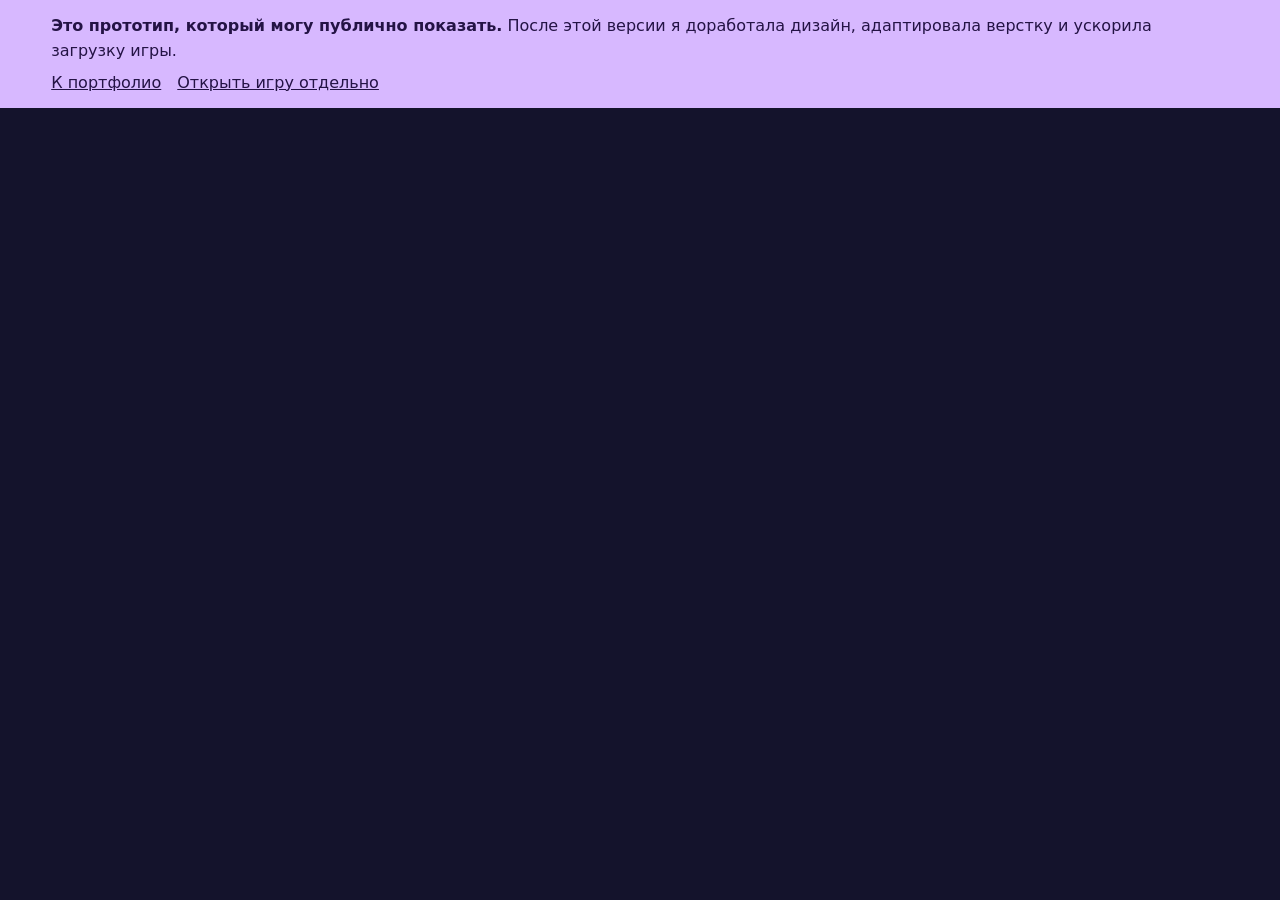
<file: khimikotik/index.html>
<!doctype html>
<html lang="ru">
<head>
  <meta charset="utf-8">
  <meta name="viewport" content="width=device-width, initial-scale=1">
  <title>Химикотик — прототип</title>
  <link rel="stylesheet" href="../assets/style.css?v=training">
  <style>
    main {
      min-block-size: 100vh;
      min-block-size: 100dvh;
      display: grid;
      grid-template-rows: auto minmax(20rem, 1fr);
    }
    .prototype-note { background: var(--violet); }
    .prototype-note .shell {
      display: flex;
      align-items: baseline;
      justify-content: space-between;
      flex-wrap: wrap;
      gap: .35rem 1.5rem;
      padding-block: .8rem;
    }
    .prototype-note p { color: var(--ink); }
    .prototype-links { display: flex; flex-wrap: wrap; gap: .25rem 1rem; }
    iframe { display: block; width: 100%; height: 100%; border: 0; background: #14132c; }
  </style>
</head>
<body>
  <main>
    <header class="prototype-note">
      <div class="shell">
        <p><strong>Это прототип, который могу публично показать.</strong> После этой версии я доработала дизайн, адаптировала верстку и ускорила загрузку игры.</p>
        <div class="prototype-links">
          <a href="../#khimikotik">К портфолио</a>
          <a href="https://khimikotik.liliya-gimadutdinova.chatgpt.site/">Открыть игру отдельно</a>
        </div>
      </div>
    </header>
    <iframe
      title="Химикотик — интерактивная химическая лаборатория"
      src="https://khimikotik.liliya-gimadutdinova.chatgpt.site/"
      allow="autoplay; fullscreen"
      allowfullscreen
    ></iframe>
  </main>
</body>
</html>
</file>
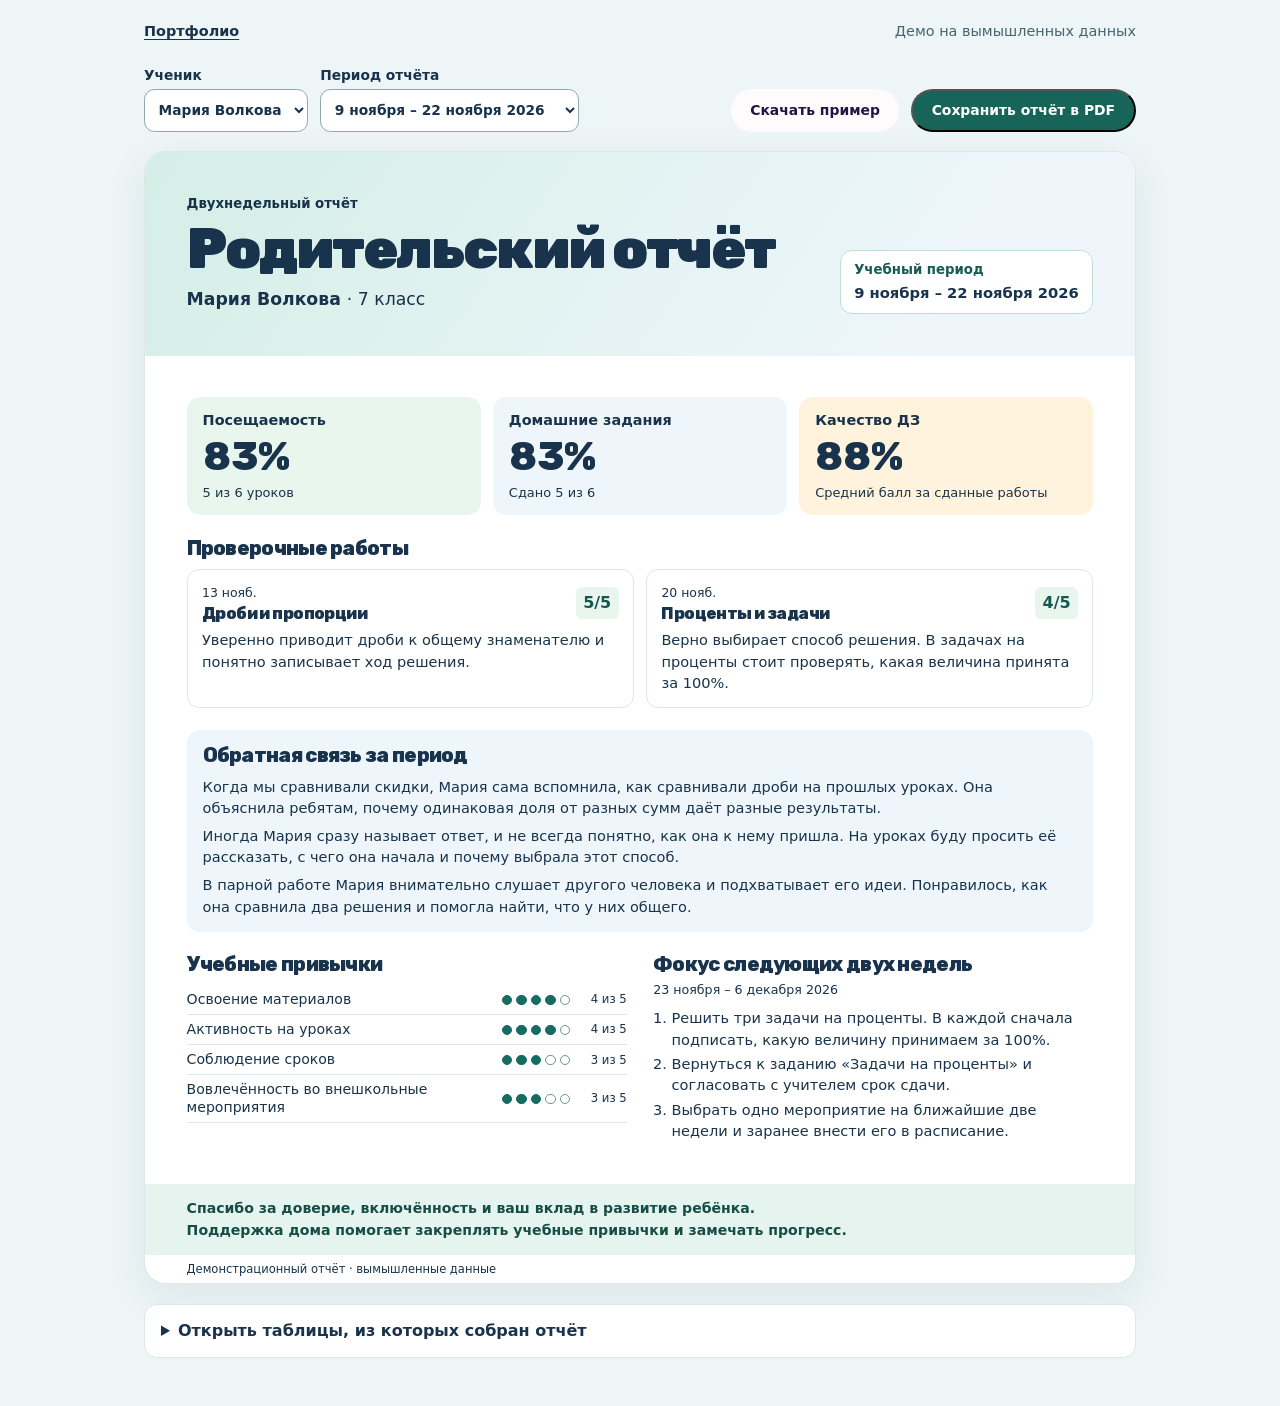
<file: parent-report/index.html>
<!doctype html>
<html lang="ru">
<head>
  <meta charset="utf-8">
  <meta name="viewport" content="width=device-width, initial-scale=1">
  <meta name="description" content="Интерактивное демо двухнедельного родительского отчёта: посещаемость, домашние задания, проверочные, обратная связь и рекомендации.">
  <title>Родительский отчёт</title>
  <link rel="stylesheet" href="../assets/style.css?v=report">
  <link rel="stylesheet" href="report.css">
  <script type="module" src="report.js?v=observations"></script>
</head>
<body class="report-app">
  <header class="report-nav demo-shell">
    <a href="../#parent-report">Портфолио</a>
    <span>Демо на вымышленных данных</span>
  </header>
  <main class="demo-shell">
    <section class="report-controls" aria-label="Параметры отчёта">
      <div class="control-fields">
        <label>Ученик <select id="student"></select></label>
        <label>Период отчёта <select id="period"></select></label>
      </div>
      <div class="report-actions">
        <a class="button" href="example.pdf?v=observations" download>Скачать пример</a>
        <button class="button primary" id="print" type="button" disabled>Сохранить отчёт в PDF</button>
      </div>
    </section>

    <noscript><p>Для формирования отчёта нужен JavaScript. Готовый PDF доступен по кнопке «Скачать пример».</p></noscript>
    <article id="report" class="report-sheet" aria-labelledby="report-title"></article>

    <details class="source-panel">
      <summary>Открыть таблицы, из которых собран отчёт</summary>
      <p>Записи отбираются по ученику и датам выбранного периода. Показатели пересчитываются по этим строкам.</p>
      <div id="source-tables"></div>
      <p class="source-note"><strong>Как считаются уровни.</strong> Освоение материалов — среднее между качеством сданных ДЗ и результатом проверочных в процентах. Активность — средняя оценка учителя за посещённые уроки. Сроки — доля заданий, сданных вовремя, среди всех выданных. Внешкольная вовлечённость — доля посещённых мероприятий из предложенных. Проценты переводятся в шкалу от 0 до 5 и округляются до ближайшего целого.</p>
    </details>
  </main>
</body>
</html>
</file>
<file: assets/style.css>
@font-face {
  font-family: Rubik;
  font-style: normal;
  font-weight: 600 900;
  font-display: swap;
  src: url("fonts/rubik-cyrillic.woff2") format("woff2");
  unicode-range: U+0301, U+0400-045F, U+0490-0491, U+04B0-04B1, U+2116;
}

@font-face {
  font-family: Rubik;
  font-style: normal;
  font-weight: 600 900;
  font-display: swap;
  src: url("fonts/rubik-latin.woff2") format("woff2");
  unicode-range: U+0000-00FF, U+0131, U+0152-0153, U+02BB-02BC, U+02C6, U+02DA, U+02DC, U+0304, U+0308, U+0329, U+2000-206F, U+20AC, U+2122, U+2191, U+2193, U+2212, U+2215, U+FEFF, U+FFFD;
}

:root {
  color-scheme: light;
  --ink: #241345;
  --soft-ink: #463562;
  --paper: #fffafb;
  --cases-background: #efedf1;
  --violet: #d7b8ff;
  --cobalt: #512bbd;
  --lime: #dcf76a;
  --pink: #ffa4d0;
  --yellow: #ffd35a;
  --sky: #92d8ff;
  --mint: #91ebc3;
  --soft-depth: inset 0 -4px 10px #6525a812, 0 .45rem 1rem #6e379c20;
  --display: Rubik, system-ui, -apple-system, "Segoe UI", sans-serif;
  font: 100%/1.6 system-ui, -apple-system, "Segoe UI", sans-serif;
}

* { box-sizing: border-box; }
body { margin: 0; background: var(--paper); color: var(--ink); }
a { color: inherit; }
a:focus-visible { outline: 3px solid var(--cobalt); outline-offset: 5px; }
p, dd { color: var(--soft-ink); }
h1, h2, h3, p, dl, dd { margin: 0; }
h1, h2, h3 {
  font-family: var(--display);
  font-weight: 800;
  line-height: 1.08;
  letter-spacing: -.039em;
  text-wrap: balance;
}
h1 {
  font-size: clamp(2.55rem, 5.65vw, 5.05rem);
  font-weight: 900;
  line-height: .99;
  letter-spacing: -.055em;
  overflow-wrap: anywhere;
}
h2 { font-size: clamp(2.45rem, 5.8vw, 4.65rem); }
h3 { font-size: clamp(1.4rem, 2.6vw, 2rem); }
section, article { scroll-margin-top: 1rem; }

.shell { width: min(100% - clamp(2rem, 8vw, 7rem), 74rem); margin-inline: auto; }
.skip {
  position: fixed;
  inset: .75rem auto auto .75rem;
  z-index: 2;
  padding: .65rem 1rem;
  background: var(--paper);
  transform: translateY(-170%);
}
.skip:focus { transform: none; }
.topbar {
  min-height: 4.5rem;
  display: flex;
  align-items: center;
  justify-content: space-between;
  gap: .75rem;
}
.topbar a { text-decoration: none; }
.monogram {
  position: relative;
  isolation: isolate;
  display: grid;
  place-items: center;
  width: 2.75rem;
  aspect-ratio: 1;
  flex: none;
  background: linear-gradient(145deg, #f2ff9e, var(--lime));
  border-radius: 48% 48% 46% 46%;
  box-shadow: var(--soft-depth);
  font: 900 1.12rem var(--display);
  letter-spacing: -.065em;
}
.monogram::before, .monogram::after {
  content: "";
  position: absolute;
  z-index: -1;
  top: -.13rem;
  width: .83rem;
  aspect-ratio: 1;
  border-radius: 50%;
  background: radial-gradient(circle at 38% 35%, #faffbe 10%, #e5f887 49%, #d1ee64);
}
.monogram::before { left: -.08rem; }
.monogram::after { right: -.08rem; }
nav {
  display: flex;
  flex-wrap: wrap;
  align-items: center;
  justify-content: flex-end;
  gap: .15rem clamp(.55rem, 2.6vw, 1.75rem);
  font-size: .92rem;
  font-weight: 700;
}
nav a { padding-block: .45rem; }
nav a:hover { text-decoration: underline; text-underline-offset: .28em; }
nav .language {
  padding-inline: .8rem;
  border-radius: 2rem;
  background: #ebd7ff;
  box-shadow: var(--soft-depth);
}
nav .language:hover { background: var(--lime); text-decoration: none; }

.hero {
  background: radial-gradient(ellipse at 18% 5%, #edddff, transparent 62%),
    linear-gradient(135deg, #e5cdff, var(--violet));
}
.hero-layout {
  display: grid;
  grid-template-columns: minmax(0, 1.35fr) minmax(0, 1fr);
  align-items: center;
  gap: clamp(1.5rem, 4vw, 4.25rem);
  padding-block: clamp(2.5rem, 5vw, 4.6rem);
}
.intro .eyebrow {
  display: inline-block;
  padding: .32rem .78rem;
  margin-bottom: 1.15rem;
  border-radius: .75rem;
  background: var(--lime);
  box-shadow: var(--soft-depth);
  color: var(--ink);
  transform: rotate(-2deg);
}
.lead {
  max-width: 41ch;
  margin-block: 1.35rem 1.6rem;
  font-size: clamp(1.05rem, 1.75vw, 1.22rem);
}
.hero-art {
  display: block;
  width: 100%;
  height: auto;
  aspect-ratio: 1;
  border-radius: clamp(1.65rem, 3vw, 2.55rem);
  box-shadow: 0 .7rem 1.65rem #90459038;
  background: var(--pink);
}

.button {
  display: inline-flex;
  width: fit-content;
  min-height: 2.85rem;
  align-items: center;
  justify-content: center;
  padding: .62rem 1.18rem;
  border-radius: 2rem;
  background: var(--paper);
  box-shadow: var(--soft-depth);
  color: var(--ink);
  font-size: .94rem;
  font-weight: 800;
  line-height: 1.25;
  text-align: center;
  text-decoration: none;
}
.button:hover { background: var(--lime); }
.primary {
  background: linear-gradient(175deg, #7445df, var(--cobalt));
  color: #fff;
}
.primary:hover { background: linear-gradient(175deg, #693ad4, #4820ab); }

.metrics-band { padding-block: clamp(1.6rem, 3vw, 2.55rem); }
.metrics { display: grid; grid-template-columns: repeat(4, minmax(0, 1fr)); gap: .85rem; }
.metrics a {
  display: block;
  padding: clamp(.9rem, 2vw, 1.45rem);
  border-radius: 1.45rem;
  text-decoration: none;
  transition: transform 160ms ease, box-shadow 160ms ease;
}
.metrics a:nth-child(1) { --card: var(--lime); }
.metrics a:nth-child(2) { --card: var(--pink); }
.metrics a:nth-child(3) { --card: var(--sky); }
.metrics a:nth-child(4) { --card: var(--yellow); }
.metrics a:hover { transform: translateY(-.22rem); box-shadow: var(--soft-depth), 0 .45rem 1.35rem #6e379c26; }
.metrics strong {
  display: block;
  font: 900 clamp(2.1rem, 4.6vw, 4.1rem)/1 var(--display);
  letter-spacing: -.075em;
}
.metrics small { font-size: .45em; letter-spacing: -.045em; }
.metrics span { display: block; margin-top: .5rem; font-size: .95rem; line-height: 1.35; }

.section { padding-block: clamp(2.7rem, 6vw, 5.2rem); }
.section h2 { margin-bottom: 1.5rem; }
#cases { background: var(--cases-background); }
.case-note { max-width: 65ch; margin-bottom: 2rem; }
.eyebrow {
  color: var(--ink);
  font-size: .865rem;
  font-weight: 800;
  line-height: 1.45;
  letter-spacing: .04em;
  text-transform: uppercase;
}

.case-grid, .demo-grid { display: grid; gap: clamp(.9rem, 2vw, 1.3rem); }
.case-grid { grid-template-columns: repeat(2, minmax(0, 1fr)); }
.case-grid .case { position: relative; overflow: hidden; }
.case-grid .case:not(.character-left, .case-plain) { --character-size: clamp(5.75rem, 12vw, 9.375rem); }
.case-grid .case:not(.character-left, .case-plain) > :is(dl, .case-summary) {
  min-block-size: calc(var(--character-size) - var(--card-padding) - 1rem);
}
.case-grid .case:not(.character-left, .case-plain) :is(.case-summary, dd:nth-last-child(-n + 3)) {
  padding-inline-end: calc(var(--character-size) - var(--card-padding) - .45rem);
}
.case-grid .case:not(.character-left) :is(dd, .case-summary) { text-wrap: balance; }
.case-grid .case::after {
  content: "";
  position: absolute;
  z-index: 1;
  right: -.85rem;
  bottom: -1rem;
  width: var(--character-size, 0px);
  aspect-ratio: 1;
  pointer-events: none;
  background-image: url("case-characters-friendly.webp");
  background-position: var(--character-x, 0%) var(--character-y, 0%);
  background-repeat: no-repeat;
  background-size: 400% 200%;
}
.case-grid .case:not(.character-left, #referrals)::after { transform: scaleX(-1); }
.case-grid .character-left::after { left: .4rem; right: auto; }
#localization, #feedback-automation { --character-x: 33.333333%; }
#experiment, #ai-assistant { --character-x: 66.666667%; }
#referrals::after { background: url("case-referral-character.webp") center / contain no-repeat; }
#time-to-market, #feedback-automation, #ai-assistant { --character-y: 100%; }
.metrics a, .case, .demo {
  background-color: var(--card, var(--paper));
  box-shadow: var(--soft-depth);
}
.case, .demo { border-radius: clamp(1.45rem, 2.8vw, 2rem); }
.case, .demo-copy {
  --card-padding: clamp(1.2rem, 3vw, 2.1rem);
  padding: var(--card-padding);
}
.case:target, .demo:target { box-shadow: var(--soft-depth), 0 0 1rem .2rem #7445df50; }
.case h3, .demo h3 { margin-top: .6rem; }
.case dl, .case-summary { margin-top: 1.35rem; }
.case dd + dt { margin-top: .75rem; }
.case dt, .case strong { color: var(--ink); font-weight: 800; }
.case dd strong, .case-summary strong {
  background: var(--paper);
  border-radius: .2em;
  padding-inline: .17em;
  box-decoration-break: clone;
  -webkit-box-decoration-break: clone;
}
#retention, #kuratorskaya { --card: var(--lime); }
#localization, #khimikotik { --card: var(--pink); }
#experiment, #project-dashboards { --card: var(--sky); }
#referrals, #incident-response { --card: var(--yellow); }
#time-to-market, #team-training { --card: var(--violet); }
#feedback-automation, #parent-report { --card: var(--mint); }
#ai-assistant { background: radial-gradient(ellipse at 14% 0%, #7546d4, transparent 68%), var(--cobalt); color: #fff; }
#ai-assistant :is(.eyebrow, dt) { color: var(--lime); }
#ai-assistant dd { color: #fff; }

.horizontal {
  grid-column: 1 / -1;
  display: grid;
  grid-template-columns: minmax(0, 1fr) minmax(0, 1.4fr);
  gap: clamp(1.2rem, 4vw, 3rem);
}
.horizontal dl { margin-top: 0; }

.demo-grid { grid-template-columns: minmax(0, 1.7fr) minmax(0, 1fr); }
.demo { overflow: hidden; display: flex; flex-direction: column; justify-content: space-between; }
.demo-copy h3 + p { margin-top: .85rem; }
.demo-copy .button { margin-top: 1.2rem; }
.training-links {
  display: grid;
  gap: .55rem;
  margin: 1.2rem 0 0;
  padding: 0;
  list-style: none;
}
.training-links .button {
  margin: 0;
  text-align: left;
}
.training-links span { white-space: nowrap; }
.training-note { margin-top: 1rem; font-size: .85rem; }
.training-note a { text-decoration: underline; }
.demo img { display: block; width: 100%; height: auto; }
#kuratorskaya .button:is(:hover, :focus-visible) { background: #fdd158; color: var(--ink); }

.contact { background: radial-gradient(ellipse at 12% 0%, #8051df, transparent 68%), var(--cobalt); color: #fff; }
.contact-layout {
  display: flex;
  flex-wrap: wrap;
  align-items: center;
  justify-content: space-between;
  gap: 1.4rem;
  padding-block: clamp(2.5rem, 6.5vw, 5.1rem);
}
.contact h2 { font-size: clamp(2.15rem, 4.8vw, 3.9rem); }
.contact p { max-width: 50ch; margin-top: .65rem; color: #fff; }
.contact-links {
  width: min(100%, 26rem);
  display: grid;
  grid-template-columns: repeat(2, minmax(0, 1fr));
  gap: .65rem;
}
.contact-links .button { width: 100%; }
.contact .primary { background: var(--lime); color: var(--ink); }
.contact .primary:hover { background: var(--yellow); }
.contact-links .button:focus-visible { outline-color: #fff; }
.footer { padding-block: 1.4rem; color: var(--soft-ink); font-size: .9rem; }

@media (max-width: 53rem) {
  .hero-layout { grid-template-columns: 1fr; }
  h1 { font-size: clamp(2.05rem, 8.4vw, 4.8rem); }
  .hero-art { max-width: 35rem; }
  .metrics { grid-template-columns: repeat(2, minmax(0, 1fr)); }
  .metrics strong { font-size: clamp(2.1rem, 7vw, 3.6rem); }
  .demo-grid { grid-template-columns: 1fr; }
}

@media (max-width: 39rem) {
  .case-grid, .horizontal { grid-template-columns: 1fr; }
  .metrics span { font-size: .9rem; }
}

@media (max-width: 22rem) {
  nav { font-size: .83rem; }
  nav .language { padding-inline: .6rem; }
}

@media (prefers-reduced-motion: reduce) {
  .metrics a { transition: none; }
  .metrics a:hover { transform: none; }
}
</file>
<file: parent-report/report.css>
.report-app {
  --report-ink: #18334b;
  --teal: #166c61;
  --line: #dce7e9;
  --pale: #eff6fb;
  --green: #e8f6ee;
  --sand: #fff3dd;
  background: #edf5f6;
  color: var(--report-ink);
}

.demo-shell { width: min(100% - 2rem, 62rem); margin-inline: auto; }
.report-nav { min-height: 4rem; display: flex; flex-wrap: wrap; align-items: center; justify-content: space-between; gap: .45rem 1rem; font-size: .9rem; }
.report-nav a { font-weight: 750; text-underline-offset: .23em; }
.report-nav span { color: #48656e; }
.report-controls, .control-fields, .report-actions { display: flex; flex-wrap: wrap; align-items: end; gap: .75rem; }
.report-controls { justify-content: space-between; margin-bottom: 1.2rem; }
.control-fields label { display: grid; gap: .2rem; font-size: .86rem; font-weight: 750; }
.control-fields select {
  min-height: 2.65rem;
  max-width: 100%;
  border: 1px solid #8ca9b0;
  border-radius: .65rem;
  padding-inline: .6rem;
  background: #fff;
  color: var(--report-ink);
  font: inherit;
}
.report-actions .button { min-height: 2.65rem; font: 750 .87rem/1.25 system-ui, sans-serif; box-shadow: none; cursor: pointer; }
.report-actions .primary { background: #176458; color: #fff; }
.report-actions .primary:hover { background: #114d44; }
.report-actions .primary:focus-visible, .control-fields select:focus-visible { outline: 3px solid #176458; outline-offset: 3px; }
.report-actions .button:disabled { opacity: .65; cursor: default; }

.report-sheet {
  background: #fff;
  border: 1px solid var(--line);
  border-radius: 1.35rem;
  overflow: hidden;
  box-shadow: 0 .8rem 2.6rem #17324113;
}
.report-sheet h1, .report-sheet h2, .report-sheet h3 { letter-spacing: -.035em; text-wrap: initial; }
.report-sheet p { color: inherit; }
.sheet-heading {
  display: flex;
  flex-wrap: wrap;
  align-items: end;
  justify-content: space-between;
  gap: .8rem 1.6rem;
  padding: clamp(1.25rem, 4vw, 2.6rem);
  background: linear-gradient(125deg, #d4eee6, #eef6fb 80%);
}
.sheet-heading h1 { font-size: clamp(1.95rem, 5vw, 3.5rem); line-height: 1.08; }
.sheet-eyebrow, .sheet-period span { color: #185b53; font-size: .83rem; font-weight: 800; }
.sheet-eyebrow { margin-bottom: .3rem; }
.student-name { margin-top: .4rem; font-size: 1.08rem; font-weight: 750; }
.student-name span { font-weight: 500; }
.sheet-period strong, .sheet-period span { display: block; }
.sheet-period {
  padding: .55rem .85rem;
  border-radius: .75rem;
  border: 1px solid #bfded8;
  background: #fff;
  font-size: .92rem;
}
.sheet-body { padding: clamp(1.25rem, 4vw, 2.6rem); display: grid; gap: 1.4rem; }
.report-metrics, .assessment-grid, .sheet-columns { display: grid; gap: .75rem; }
.report-metrics { grid-template-columns: repeat(3, minmax(0, 1fr)); }
.report-metric { padding: .75rem 1rem; border-radius: .85rem; background: var(--green); }
.report-metric:nth-child(2) { background: var(--pale); }
.report-metric:nth-child(3) { background: var(--sand); }
.report-metric p { font-weight: 750; font-size: .9rem; }
.report-metric strong { display: block; margin: .2rem 0; color: var(--report-ink); font: 800 clamp(1.65rem, 4vw, 2.5rem)/1.1 var(--display); }
.report-metric small { display: block; color: var(--report-ink); font-size: .81rem; }

.sheet-section h2 { font-size: 1.25rem; margin-bottom: .6rem; }
.assessment-grid, .sheet-columns { grid-template-columns: repeat(2, minmax(0, 1fr)); }
.assessment { padding: .8rem .9rem; border: 1px solid var(--line); border-radius: .75rem; }
.assessment-heading { display: flex; align-items: center; justify-content: space-between; gap: .7rem; margin-bottom: .4rem; }
.assessment h3 { font-size: 1.04rem; }
.assessment-date { font-size: .78rem; margin-bottom: .15rem; }
.assessment-heading strong { padding: .2rem .46rem; border-radius: .4rem; background: var(--green); color: #16584f; white-space: nowrap; }
.assessment > p, .feedback p, .focus-list { font-size: .91rem; line-height: 1.48; }
.feedback { padding: .9rem 1rem; border-radius: .8rem; background: var(--pale); }
.feedback p + p { margin-top: .38rem; }
.sheet-columns { column-gap: 1.65rem; }
.rating-list, .focus-list { margin: 0; padding: 0; }
.rating-list { list-style: none; }
.rating-list li { display: flex; align-items: center; justify-content: space-between; gap: .4rem; padding: .36rem 0; border-bottom: 1px solid var(--line); font-size: .88rem; line-height: 1.25; }
.rating-score, .dots { display: inline-flex; gap: .25rem; align-items: center; flex: none; }
.rating-score small { width: 3.3rem; text-align: right; font-size: .73rem; }
.dot { width: .65rem; aspect-ratio: 1; border-radius: 50%; background: #fff; border: 1px solid #6b9691; }
.dot.filled { background: var(--teal); border-color: var(--teal); }
.focus-period { font-size: .79rem; margin: -.3rem 0 .4rem; }
.focus-list { padding-left: 1.15rem; }
.focus-list li + li { margin-top: .18rem; }

.sheet-footer { padding: .82rem clamp(1.25rem, 4vw, 2.6rem); background: #e5f4ef; color: #164d45; font-size: .88rem; font-weight: 700; }
.sheet-stamp { padding: .32rem clamp(1.25rem, 4vw, 2.6rem); font-size: .72rem; }

.source-panel { margin-block: 1.25rem 3rem; padding: .8rem 1rem; background: #fff; border: 1px solid var(--line); border-radius: .8rem; }
.source-panel summary { cursor: pointer; font-weight: 750; }
.source-panel p { margin-block: .6rem; color: var(--report-ink); font-size: .9rem; }
.table-wrap { overflow-x: auto; margin-top: .85rem; }
.source-panel table { width: 100%; border-collapse: collapse; font-size: .85rem; }
.source-panel caption { padding-bottom: .25rem; text-align: left; font-weight: 800; }
.source-panel th, .source-panel td { padding: .32rem .48rem; border-bottom: 1px solid var(--line); text-align: left; vertical-align: top; }
.source-panel th { background: var(--pale); }
.source-panel td:first-child { white-space: nowrap; }

@media screen and (max-width: 41rem) {
  .sheet-columns, .assessment-grid { grid-template-columns: 1fr; }
  .report-metrics { gap: .4rem; }
  .report-metric { padding: .55rem .42rem; }
  .report-metric p, .report-metric small { overflow-wrap: anywhere; font-size: .77rem; }
}

@page { size: A4 portrait; margin: 11mm; }
@media print {
  html, .report-app { background: #fff; }
  .report-app { print-color-adjust: exact; -webkit-print-color-adjust: exact; }
  .report-nav, .report-controls, .source-panel { display: none; }
  .demo-shell { width: auto; }
  .report-sheet { box-shadow: none; border-radius: 0; }
  .sheet-heading, .sheet-body { padding: 5mm 6mm; }
  .sheet-heading h1 { font-size: 25pt; }
  .sheet-period { padding: 1.5mm 2mm; }
  .sheet-body { gap: 3.5mm; }
  .sheet-section h2 { font-size: 13pt; margin-bottom: 1.65mm; }
  .report-metric, .assessment, .feedback { padding: 2mm 3mm; }
  .report-metric strong { font-size: 20pt; }
  .assessment > p, .feedback p, .focus-list, .rating-list li { font-size: 9pt; }
  .sheet-footer, .sheet-stamp { padding-inline: 6mm; }
  .report-metrics, .sheet-section, .sheet-footer { break-inside: avoid; }
}
</file>
